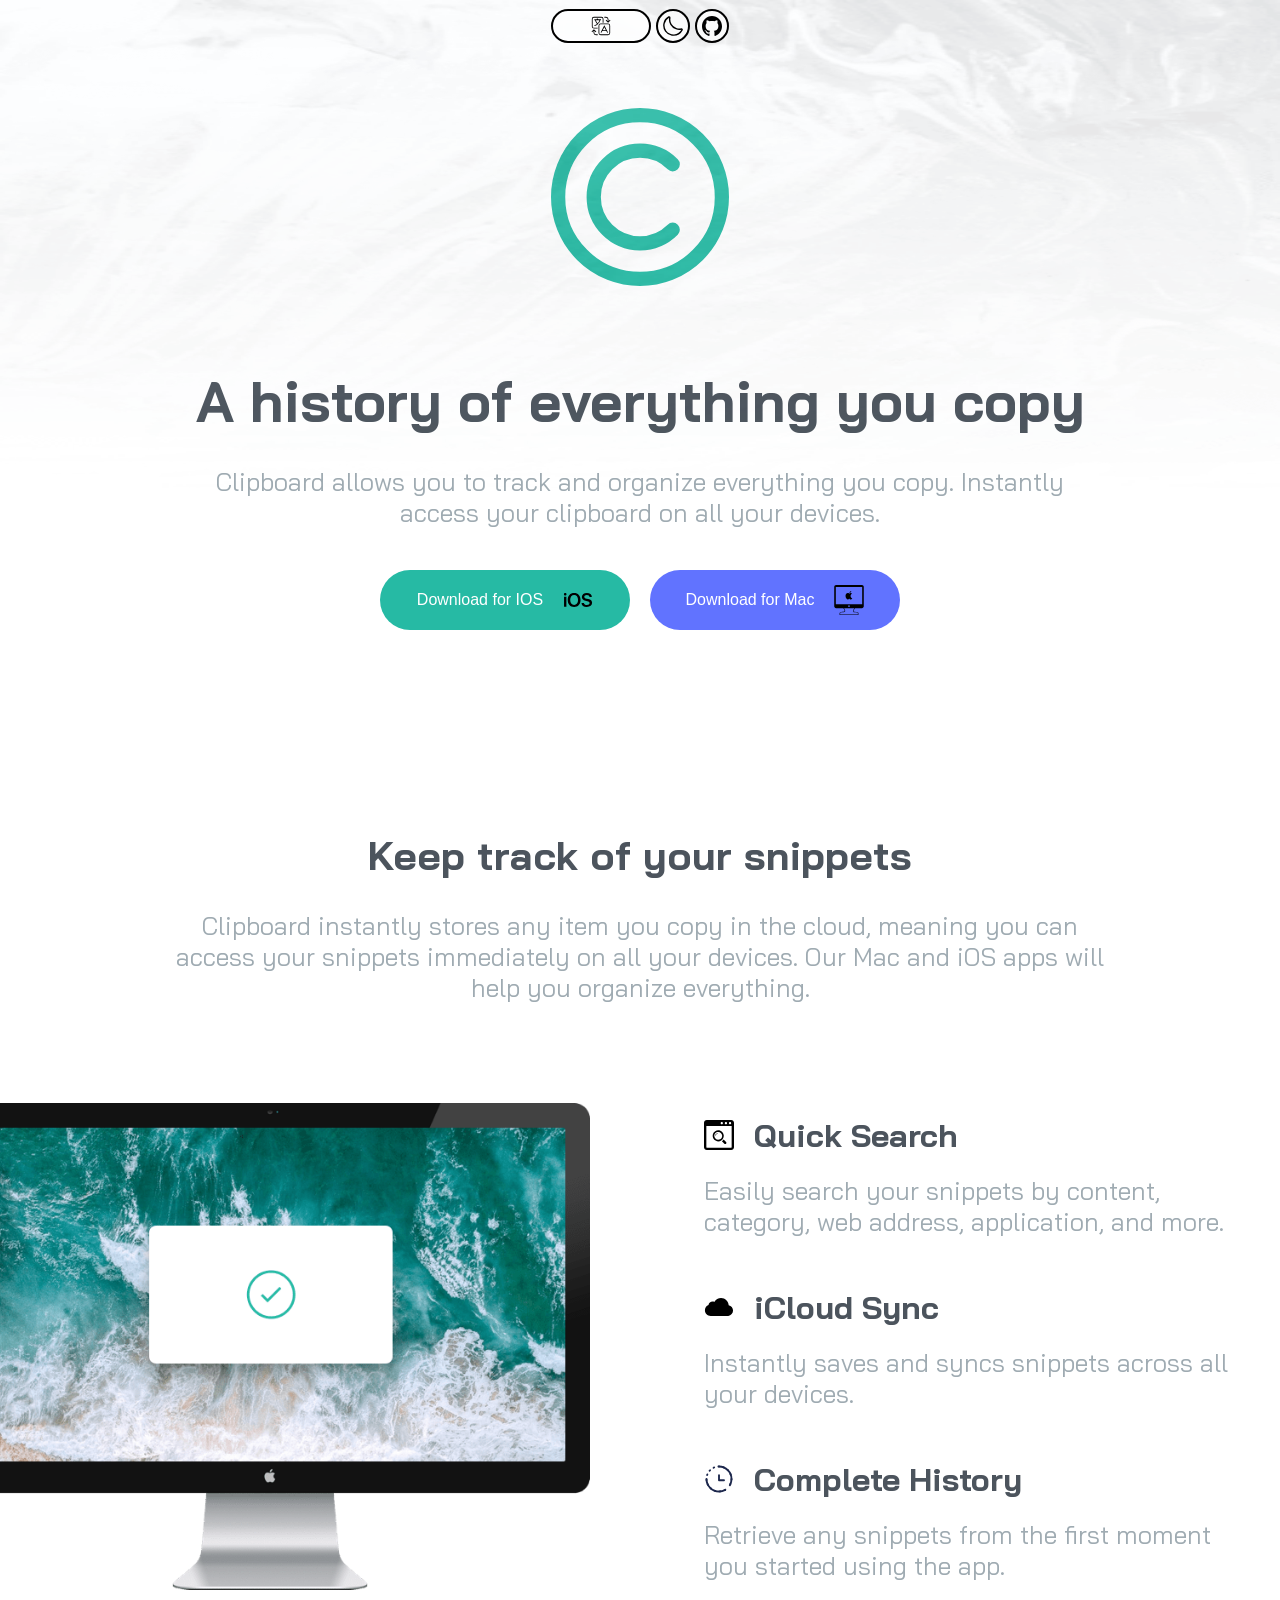
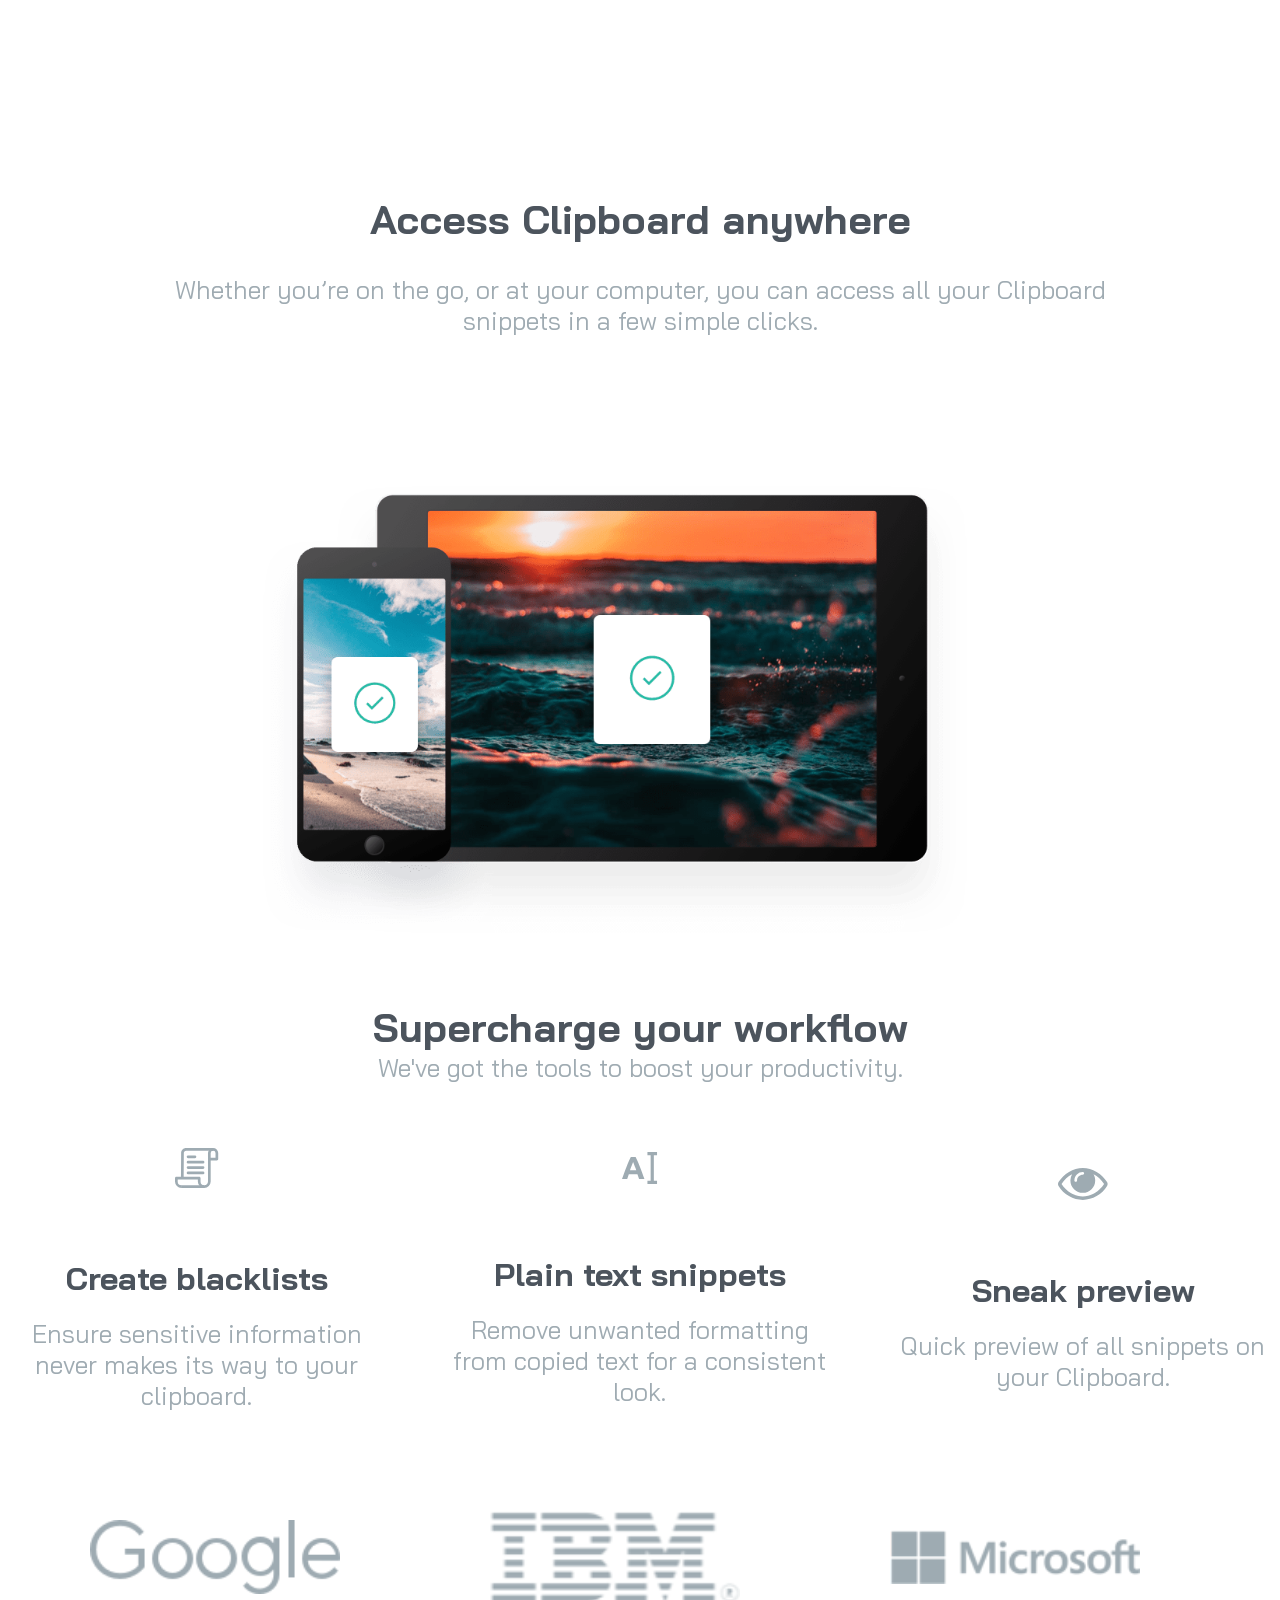
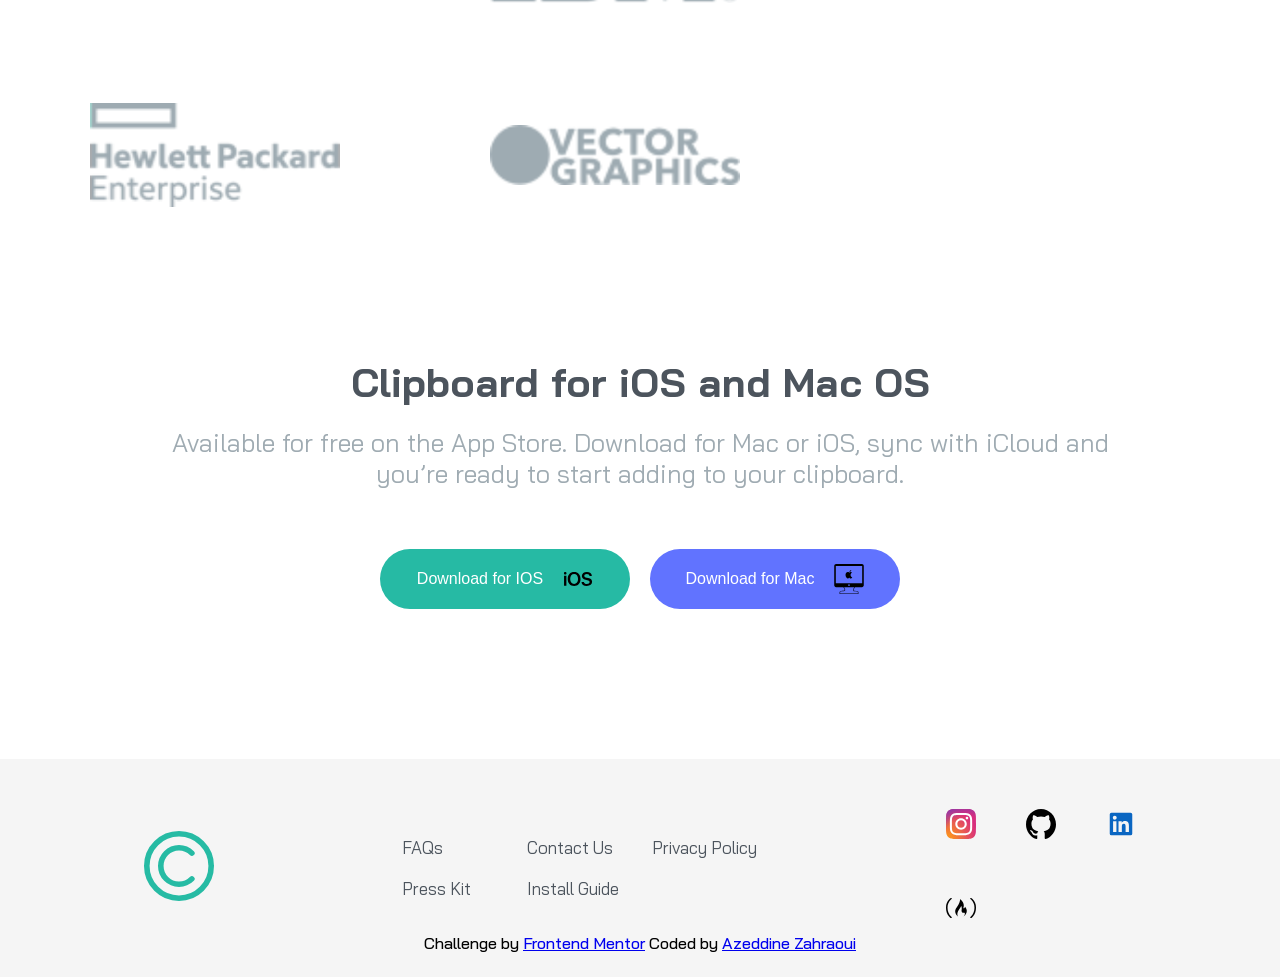
<file: index.html>
<!DOCTYPE html>
<html lang="en">
  <head>
    <meta charset="UTF-8" />
    <meta name="viewport" content="width=device-width, initial-scale=1.0" />
    <!-- displays site properly based on user's device -->

    <link rel="icon" type="image/png" sizes="32x32" href="./images/logo.svg" />
    <link rel="stylesheet" href="style.css" />
    <link href="https://fonts.googleapis.com/css2?family=Bai+Jamjuree:ital,wght@0,200;0,300;0,400;0,500;0,600;0,700;1,200;1,300;1,400;1,500;1,600;1,700&amp;family=Inter:ital,opsz,wght@0,14..32,100..900;1,14..32,100..900&amp;display=swap" rel="stylesheet" />
    <link href="https://fonts.googleapis.com/css2?family=Bai+Jamjuree:wght@400;600&amp;display=swap" rel="stylesheet" />

    <title>Frontend Mentor | Clipboard landing page</title>
  </head>
  <body>
    <main>
      <!-- section header | contains the website and title with CTA -->
      <header>
        <!-- menu list for language -->
        <div class="navs-up">
          <div class="menu-list opened">
            <img class="logo-bar open" src="./images/language-translate-svgrepo-com.svg" width="20px" alt="logo open" />
            <img class="close" src="./images/close-circle-svgrepo-com.svg" width="20px" alt="logo close" />
            
            <nav aria-label="list-language" class="menu">
              <div class="language">
                <p>
                  <img src="./images/language-translate-svgrepo-com.svg" width="30px" alt="language" /> language
                </p>
              </div>
              <ul>
                <li class="active">
                  <a href="#"><img src="./images/usa-svgrepo-com.svg" width="30px" alt="english" />English </a>
                </li>
                <li>
                  <a href="./languages/es.html"><img src="./images/spain-svgrepo-com.svg" width="30px" alt="spain" />Español </a>
                </li>
                <li>
                  <a href="./languages/ru.html"><img src="./images/flag-ru-svgrepo-com.svg" width="30px" alt="russian" />Русский</a>
                </li>
                <li class="">
                  <a href="./languages/zh.html">
                    <img alt="chinese" src="./images/china-svgrepo-com.svg" width="30px" />
                    中文
                  </a>
                </li>
                <li class="">
                  <a href="./languages/ar.html">
                    <img alt="arabic" src="./images/saudi-arabia-svgrepo-com.svg" width="30px" />
                    العربية
                  </a>
                </li>
              </ul>
            </nav>
          </div>
          <div class="dark-mode dark">
            <img class="opens" src="./images/dark-mode-night-moon-svgrepo-com.svg" width="20px" alt="logo night moon mode" />
          </div>
          <a href="https://github.com/aazeddijne" target="_blank">
            <div class="github">
              <img src="./images/github-142-svgrepo-com.svg" width="20px" alt="logo github" />
            </div>
          </a>
        </div>

        <div class="container" id="home">
          <div class="logo">
            <!-- I used the figure and figcaption elements to organize the instructions -->
            <figure>
              <img class="header-mobile" src="./images/bg-header-mobile.png" alt="image for header mobile" />
              <figcaption>
                <img class="logo-image" src="./images/logo.svg" alt="logo" />
                <h1>
                  A history of everything you copy
                </h1>
                <p>
                  Clipboard allows you to track and organize everything you copy. 
                  Instantly access your clipboard on all your devices.
                </p>
              </figcaption>
            </figure>
          </div>
        </div>
      </header>

      <!-- section (one) -->
      <section class="section-mac">
        <!-- two buttons of IOS & Mac -->
        <div class="CTA">
          <button class="IOS">
            <span>Download for IOS</span> 
            <img src="./images/ios-svgrepo-com.svg" width="30px" alt="ios logo" />
          </button>
          <button class="Mac">
            <span>Download for Mac</span>
            <img src="./images/mac-screen-svgrepo-com.svg" width="30px" alt="mac logo" />
          </button>
        </div>
        <div class="main-heading">
          <h2>
            Keep track of your snippets
          </h2>
          <p>
            Clipboard instantly stores any item you copy in the cloud, 
            meaning you can access your snippets immediately on all your devices. 
            Our Mac and iOS apps will help you organize everything.
          </p>
        </div>
        <div class="img-description">
          <div class="image">
            <img src="./images/image-computer.png" alt="image computer" />
          </div>
          <div class="descirption">  
            <div class="mac-details">
              <h2>
                <img class="bright1" src="./images/search-window-svgrepo-com.svg" width="30px" alt="search logo" />
                <span>Quick Search</span>
              </h2>
              <p>
                Easily search your snippets by content, category, web address, application, and more.
              </p>
            </div>
            <div class="mac-details">
              <h2>
                <img class="bright2" src="./images/icloud-svgrepo-com.svg" width="30px" alt="icloud logo" />
                <span>iCloud Sync</span>
              </h2>
              <p>
                Instantly saves and syncs snippets across all your devices.
              </p>
            </div>
            <div class="mac-details">
              <h2>
                <img class="bright3" src="./images/history-2-svgrepo-com.svg" width="30px" alt="history logo" />
                <span>Complete History</span>
              </h2>
              <p>
                Retrieve any snippets from the first moment you started using the app.
              </p>
            </div>
          </div>
        </div>
        <div class="main-heading-clipboard">
          <h2>
            Access Clipboard anywhere
          </h2>
          <p>
            Whether you’re on the go, or at your computer, you can access all your Clipboard 
            snippets in a few simple clicks.
          </p>
        </div>
        <div class="clipboard-description">
          <div class="image">
            <img src="./images/image-devices.png" width="100px" alt="image devices" />
          </div>
          <div class="clipboard-details">
            <h2>
              Supercharge your workflow
            </h2>
            <p>
              We've got the tools to boost your productivity.
            </p>
          </div>
          <div class="clipboard-descirption">   
            <div class="clipboard">
              <img src="./images/icon-blacklist.svg" alt="icon blacklists" />
              <h2>
                Create blacklists
              </h2>
              <p>
                Ensure sensitive information never makes its way to your clipboard.
              </p>
            </div>
            <div class="clipboard">
              <img src="./images/icon-text.svg" alt="icon text" />
              <h2>
                Plain text snippets
              </h2>
              <p>
                Remove unwanted formatting from copied text for a consistent look.
              </p>
            </div>
            <div class="clipboard">
              <img src="./images/icon-preview.svg" alt="icon preview" />
              <h2>
                Sneak preview
              </h2>
              <p>
                Quick preview of all snippets on your Clipboard.
              </p>
            </div>
          </div>
        </div>
      </section>

      <!-- section for brand logo companies -->
      <section class="logo-companies">
        <div class="brand-logo">
          <img src="./images/logo-google.png" alt="logo google" />
          <img src="./images/logo-ibm.png" alt="logo ibm" />
          <img src="./images/logo-microsoft.png" alt="logo microsoft" />
          <img src="./images/logo-hp.png" alt="logo hewlett packard" />
          <img src="./images/logo-vector-graphics.png" alt="logo vector graphic" />
        </div>
      </section>

      <!-- section clipboard for IOS and Mac OS -->
      <section class="clipboard-os">
        <h2>
          Clipboard for iOS and Mac OS
        </h2>
        <p>
          Available for free on the App Store. Download for Mac or iOS, sync with iCloud 
          and you’re ready to start adding to your clipboard.
        </p>
        <div class="CTA">
          <button class="IOS">
            <span>Download for IOS</span>
            <img src="./images/ios-svgrepo-com.svg" width="30px" alt="ios logo" />
          </button>
          <button class="Mac">
            <span>Download for Mac</span>
            <img src="./images/mac-screen-svgrepo-com.svg" width="30px" alt="mac logo" />
          </button>
        </div>
      </section>
    </main>

    <!-- footer -->
    <footer>
      <a href="#home">
        <img class="nav-logo" src="./images/logo.svg" alt="logo" />
      </a>
      <nav aria-label="footer-nav">
        <ul>
          <li><a href="#"><span>FAQs</span></a></li>
          <li><a href="#"><span>Contact Us</span></a></li>
          <li><a href="#"><span>Privacy Policy</span></a></li>
          <li><a href="#"><span>Press Kit</span></a></li>
          <li><a href="#"><span>Install Guide</span></a></li>
        </ul>
      </nav>
      <!-- for social -->
      <div class="social">
        <ul>
          <li>
            <a href="https://www.instagram.com/aazeddijne/" target="_blank"><img src="./images/instagram-2-1-logo-svgrepo-com.svg" width="30px" alt="logo instagram" /></a>
          </li>
          <li>
            <a href="https://github.com/aazeddijne" target="_blank"><img class="bright4" src="./images/github-142-svgrepo-com.svg" width="30px" alt="logo github" /></a>
          </li>
          <li>
            <a href="https://www.linkedin.com/in/azeddine-zahraoui-131079431/" target="_blank"><img src="./images/linkedin-svgrepo-com.svg" width="30px" alt="logo linkedin" /></a>
          </li>
          <li>
            <a href="https://www.freecodecamp.org/aazeddijne" target="_blank"><img class="bright5" src="./images/freecodecamp-svgrepo-com.svg" width="30px" alt="logo freecodecamp" /></a>
          </li>
        </ul>
      </div>
      <div class="copyright">
        Challenge by <a class="bright6" href="https://www.frontendmentor.io?ref=challenge" target="_blank">Frontend Mentor</a> 
        Coded by <a class="bright7" href="https://www.linkedin.com/in/azeddine-zahraoui-131079431/" target="_blank">Azeddine Zahraoui</a>
      </div>
    </footer>

    <!-- javascript -->
    <script src="javascript.js"></script>
  </body>
</html>
</file>
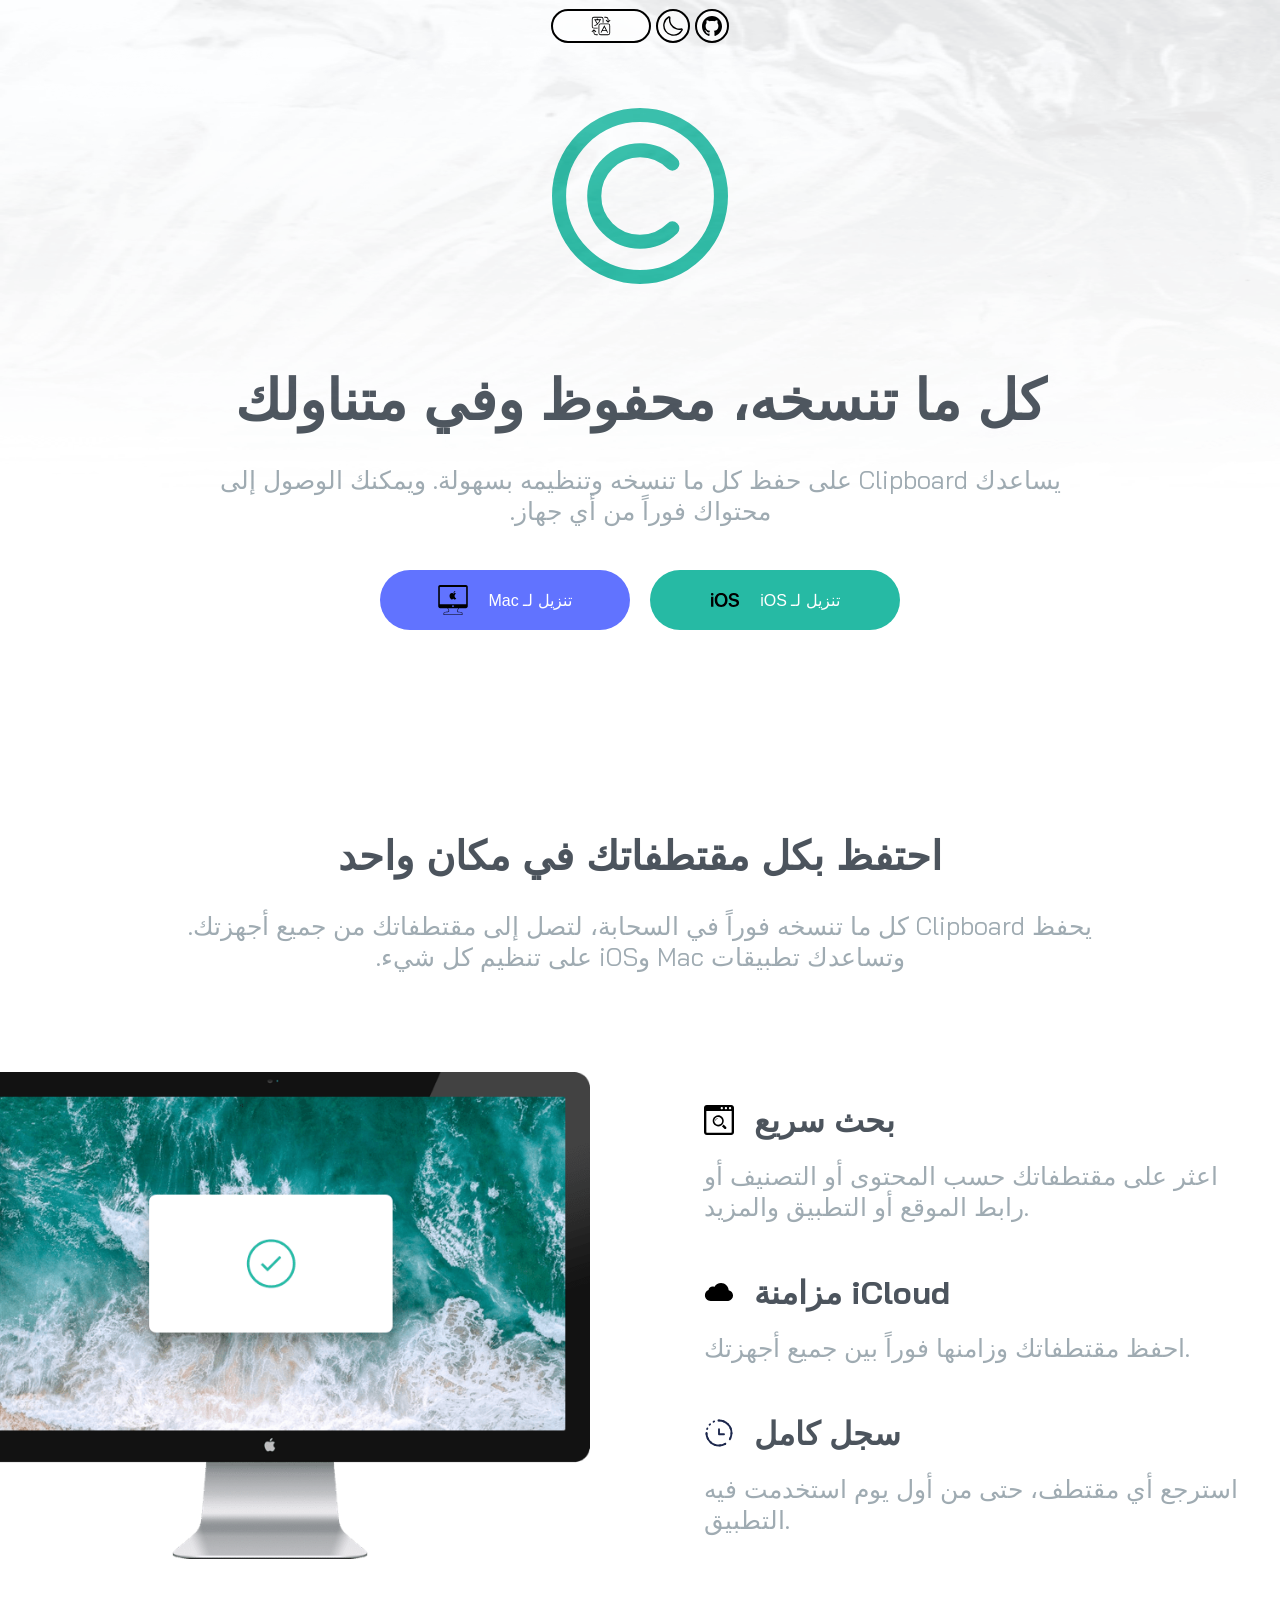
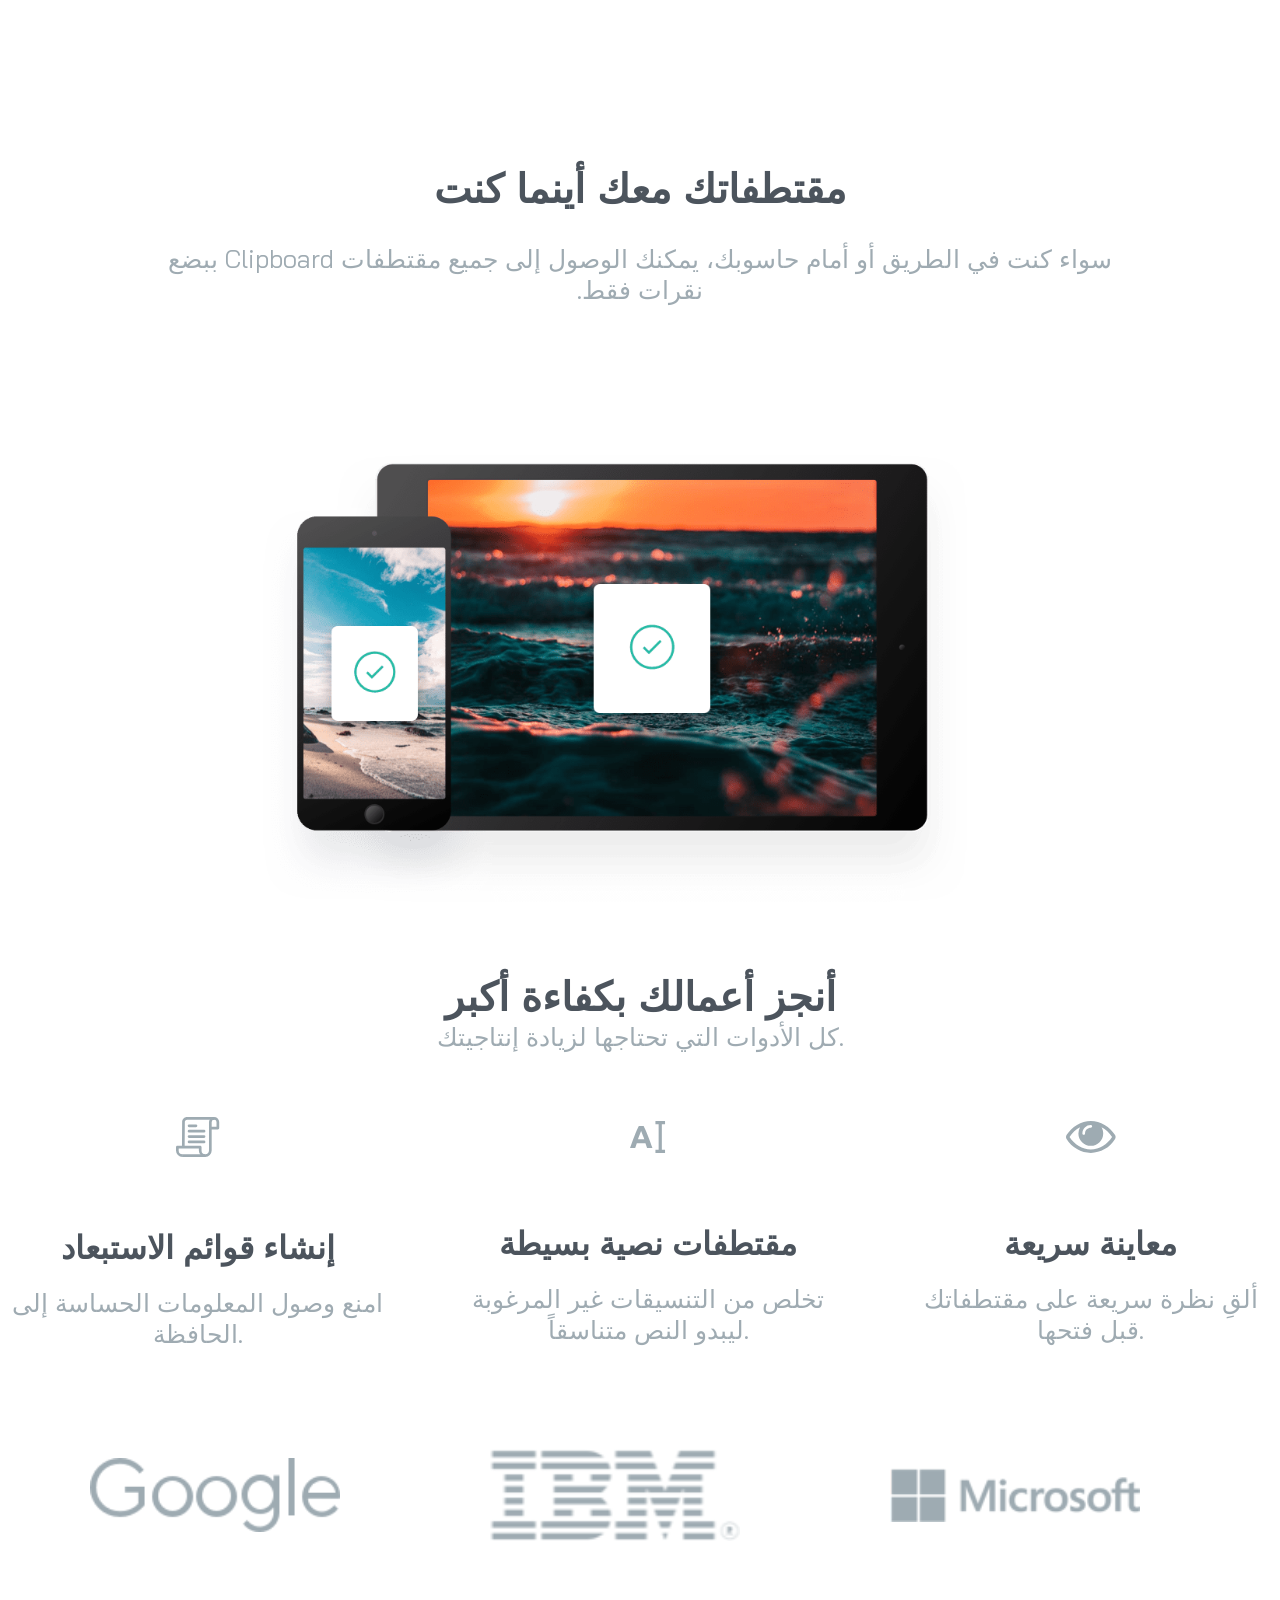
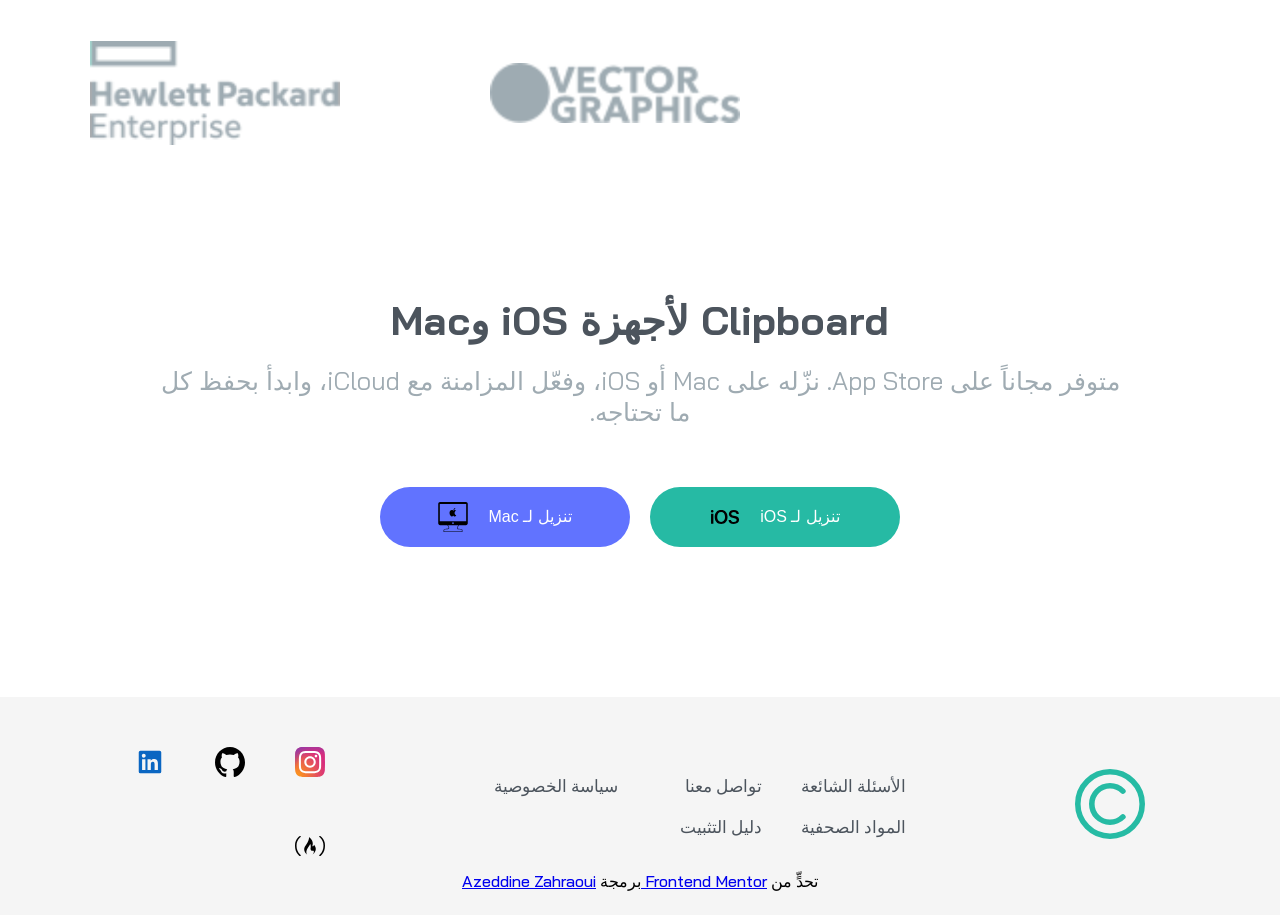
<file: languages/ar.html>
<!DOCTYPE html>
<html lang="ar">
  <head>
    <meta charset="utf-8" />
    <meta content="width=device-width, initial-scale=1.0" name="viewport" />
    <!-- displays site properly based on user's device -->
    <link href="../images/logo.svg" rel="icon" sizes="32x32" type="image/png" />
    <link href="../style.css" rel="stylesheet" />
    <link href="https://fonts.googleapis.com/css2?family=Bai+Jamjuree:ital,wght@0,200;0,300;0,400;0,500;0,600;0,700;1,200;1,300;1,400;1,500;1,600;1,700&amp;family=Inter:ital,opsz,wght@0,14..32,100..900;1,14..32,100..900&amp;display=swap" rel="stylesheet" />
    <link href="https://fonts.googleapis.com/css2?family=Bai+Jamjuree:wght@400;600&amp;display=swap" rel="stylesheet" />
    <title>
      Frontend Mentor | Clipboard بالعربية
    </title>
  </head>
  <body>
    <main>
      <!-- section header | contains the website and title with CTA -->
      <header>
        <!-- menu list for language -->
        <div class="navs-up">
          <div class="menu-list opened">
            <img alt="logo open" class="logo-bar open" src="../images/language-translate-svgrepo-com.svg" width="20px" />
            <img alt="logo close" class="close" src="../images/close-circle-svgrepo-com.svg" width="20px" />
            <nav aria-label="list-language" class="menu">
              <div class="language">
                <p>
                  <img alt="language" src="../images/language-translate-svgrepo-com.svg" width="30px" />
                  اللغة
                </p>
              </div>
              <ul>
                <li>
                  <a href="../index.html">
                    <img alt="english" src="../images/usa-svgrepo-com.svg" width="30px" />
                    English
                  </a>
                </li>
                <li>
                  <a href="es.html">
                    <img alt="spain" src="../images/spain-svgrepo-com.svg" width="30px" />
                    Español
                  </a>
                </li>
                <li>
                  <a href="ru.html">
                    <img alt="russian" src="../images/flag-ru-svgrepo-com.svg" width="30px" />
                    Русский
                  </a>
                </li>
                <li class="">
                  <a href="zh.html">
                    <img alt="chinese" src="../images/china-svgrepo-com.svg" width="30px" />
                    中文
                  </a>
                </li>
                <li class="active">
                  <a href="ar.html">
                    <img alt="arabic" src="../images/saudi-arabia-svgrepo-com.svg" width="30px" />
                    العربية
                  </a>
                </li>
              </ul>
            </nav>
          </div>
          <div class="dark-mode dark">
            <img alt="logo night moon mode" class="opens" src="../images/dark-mode-night-moon-svgrepo-com.svg" width="20px" />
          </div>
          <a href="https://github.com/aazeddijne" target="_blank">
            <div class="github">
              <img alt="logo github" src="../images/github-142-svgrepo-com.svg" width="20px" />
            </div>
          </a>
        </div>
        <div class="container" id="home">
          <div class="logo">
            <!-- I used the figure and figcaption elements to organize the instructions -->
            <figure>
              <img alt="image for header mobile" class="header-mobile" src="../images/bg-header-mobile.png" />
              <figcaption>
                <img alt="logo" class="logo-image" src="../images/logo.svg" />
                <h1>
                  كل ما تنسخه، محفوظ وفي متناولك
                </h1>
                <p dir="rtl">
                  يساعدك Clipboard على حفظ كل ما تنسخه وتنظيمه بسهولة. ويمكنك الوصول إلى محتواك فوراً من أي جهاز.
                </p>
              </figcaption>
            </figure>
          </div>
        </div>
      </header>

      <!-- section (one) -->
      <section class="section-mac">
        <!-- two buttons of IOS & Mac -->
        <div class="CTA" dir="rtl">
          <button class="IOS">
            <span>
              تنزيل لـ iOS
            </span>
            <img alt="ios logo" src="../images/ios-svgrepo-com.svg" width="30px" />
          </button>
          <button class="Mac">
            <span>
              تنزيل لـ Mac
            </span>
            <img alt="mac logo" src="../images/mac-screen-svgrepo-com.svg" width="30px" />
          </button>
        </div>
        <div class="main-heading">
          <h2>
            احتفظ بكل مقتطفاتك في مكان واحد
          </h2>
          <p dir="rtl">
            يحفظ Clipboard كل ما تنسخه فوراً في السحابة، لتصل إلى مقتطفاتك من جميع أجهزتك. وتساعدك تطبيقات Mac وiOS على تنظيم كل شيء.
          </p>
        </div>
        <div class="img-description">
          <div class="image">
            <img alt="image computer" src="../images/image-computer.png" />
          </div>
          <div class="descirption">
            <div class="mac-details">
              <h2>
                <img alt="search logo" class="bright1" src="../images/search-window-svgrepo-com.svg" width="30px" />
                <span>
                  بحث سريع
                </span>
              </h2>
              <p>
                اعثر على مقتطفاتك حسب المحتوى أو التصنيف أو رابط الموقع أو التطبيق والمزيد.
              </p>
            </div>
            <div class="mac-details">
              <h2>
                <img alt="icloud logo" class="bright2" src="../images/icloud-svgrepo-com.svg" width="30px" />
                <span>
                  مزامنة iCloud
                </span>
              </h2>
              <p>
                احفظ مقتطفاتك وزامنها فوراً بين جميع أجهزتك.
              </p>
            </div>
            <div class="mac-details">
              <h2>
                <img alt="history logo" class="bright3" src="../images/history-2-svgrepo-com.svg" width="30px" />
                <span>
                  سجل كامل
                </span>
              </h2>
              <p>
                استرجع أي مقتطف، حتى من أول يوم استخدمت فيه التطبيق.
              </p>
            </div>
          </div>
        </div>
        <div class="main-heading-clipboard">
          <h2>
            مقتطفاتك معك أينما كنت
          </h2>
          <p dir="rtl">
            سواء كنت في الطريق أو أمام حاسوبك، يمكنك الوصول إلى جميع مقتطفات Clipboard ببضع نقرات فقط.
          </p>
        </div>
        <div class="clipboard-description">
          <div class="image">
            <img alt="image devices" src="../images/image-devices.png" width="100px" />
          </div>
          <div class="clipboard-details">
            <h2>
              أنجز أعمالك بكفاءة أكبر
            </h2>
            <p>
              كل الأدوات التي تحتاجها لزيادة إنتاجيتك.
            </p>
          </div>
          <div class="clipboard-descirption">
            <div class="clipboard">
              <img alt="icon blacklists" src="../images/icon-blacklist.svg" />
              <h2>
                إنشاء قوائم الاستبعاد
              </h2>
              <p>
                امنع وصول المعلومات الحساسة إلى الحافظة.
              </p>
            </div>
            <div class="clipboard">
              <img alt="icon text" src="../images/icon-text.svg" />
              <h2>
                مقتطفات نصية بسيطة
              </h2>
              <p>
                تخلص من التنسيقات غير المرغوبة ليبدو النص متناسقاً.
              </p>
            </div>
            <div class="clipboard">
              <img alt="icon preview" src="../images/icon-preview.svg" />
              <h2>
                معاينة سريعة
              </h2>
              <p>
                ألقِ نظرة سريعة على مقتطفاتك قبل فتحها.
              </p>
            </div>
          </div>
        </div>
      </section>

      <!-- section for brand logo companies -->
      <section class="logo-companies">
        <div class="brand-logo">
          <img alt="logo google" src="../images/logo-google.png" />
          <img alt="logo ibm" src="../images/logo-ibm.png" />
          <img alt="logo microsoft" src="../images/logo-microsoft.png" />
          <img alt="logo hewlett packard" src="../images/logo-hp.png" />
          <img alt="logo vector graphic" src="../images/logo-vector-graphics.png" />
        </div>
      </section>

      <!-- section clipboard for IOS and Mac OS -->
      <section class="clipboard-os">
        <h2 dir="rtl">
          Clipboard لأجهزة iOS وMac
        </h2>
        <p dir="rtl">
          متوفر مجاناً على App Store. نزّله على Mac أو iOS، وفعّل المزامنة مع iCloud، وابدأ بحفظ كل ما تحتاجه.
        </p>
        <div class="CTA" dir="rtl">
          <button class="IOS">
            <span>
              تنزيل لـ iOS
            </span>
            <img alt="ios logo" src="../images/ios-svgrepo-com.svg" width="30px" />
          </button>
          <button class="Mac">
            <span>
              تنزيل لـ Mac
            </span>
            <img alt="mac logo" src="../images/mac-screen-svgrepo-com.svg" width="30px" />
          </button>
        </div>
      </section>
    </main>

    <!-- footer -->
    <footer dir="rtl">
      <a href="#home">
        <img alt="logo" class="nav-logo" src="../images/logo.svg" />
      </a>
      <nav aria-label="footer-nav">
        <ul>
          <li>
            <a href="#">
              <span>
                الأسئلة الشائعة
              </span>
            </a>
          </li>
          <li>
            <a href="#">
              <span>
                تواصل معنا
              </span>
            </a>
          </li>
          <li>
            <a href="#">
              <span>
                سياسة الخصوصية
              </span>
            </a>
          </li>
          <li>
            <a href="#">
              <span>
                المواد الصحفية
              </span>
            </a>
          </li>
          <li>
            <a href="#">
              <span>
                دليل التثبيت
              </span>
            </a>
          </li>
        </ul>
      </nav>
      <!-- for social -->
      <div class="social">
        <ul>
          <li>
            <a href="https://www.instagram.com/aazeddijne/" target="_blank">
              <img alt="logo facebook" src="../images/instagram-2-1-logo-svgrepo-com.svg" width="30px" />
            </a>
          </li>
          <li>
            <a href="https://github.com/aazeddijne" target="_blank">
              <img alt="logo github" class="bright4" src="../images/github-142-svgrepo-com.svg" width="30px" />
            </a>
          </li>
          <li>
            <a href="https://www.linkedin.com/in/azeddine-zahraoui-131079431/" target="_blank">
              <img alt="logo linkedin" src="../images/linkedin-svgrepo-com.svg" width="30px" />
            </a>
          </li>
          <li>
            <a href="https://www.freecodecamp.org/aazeddijne" target="_blank">
              <img alt="logo freecodecamp" class="bright5" src="../images/freecodecamp-svgrepo-com.svg" width="30px" />
            </a>
          </li>
        </ul>
      </div>
      <div class="copyright">
        تحدٍّ من
        <a class="bright6" href="https://www.frontendmentor.io?ref=challenge" target="_blank">
          Frontend Mentor
        </a>
        برمجة
        <a class="bright7" href="https://www.linkedin.com/in/azeddine-zahraoui-131079431/" target="_blank">
          Azeddine Zahraoui
        </a>
      </div>
    </footer>
    <!-- javascript -->
    <script src="langue.js">
    </script>
  </body>
</html>
</file>
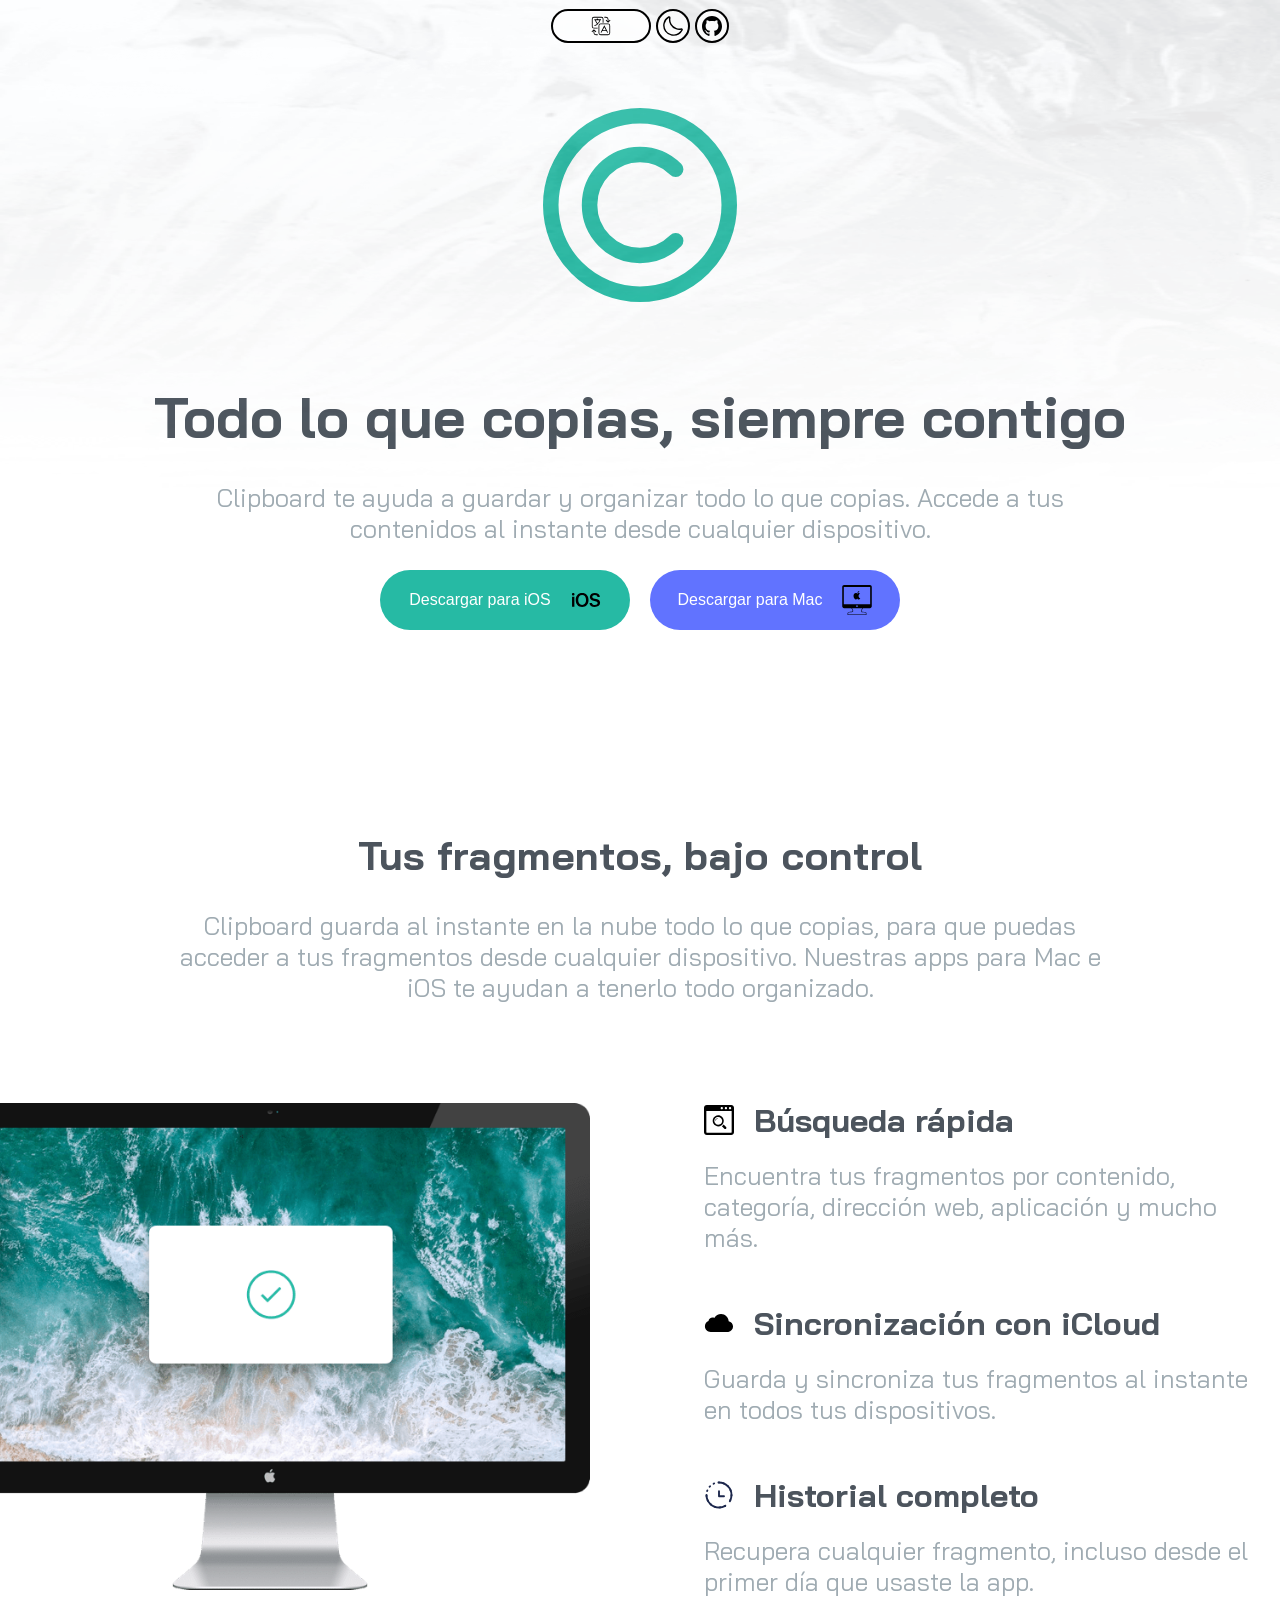
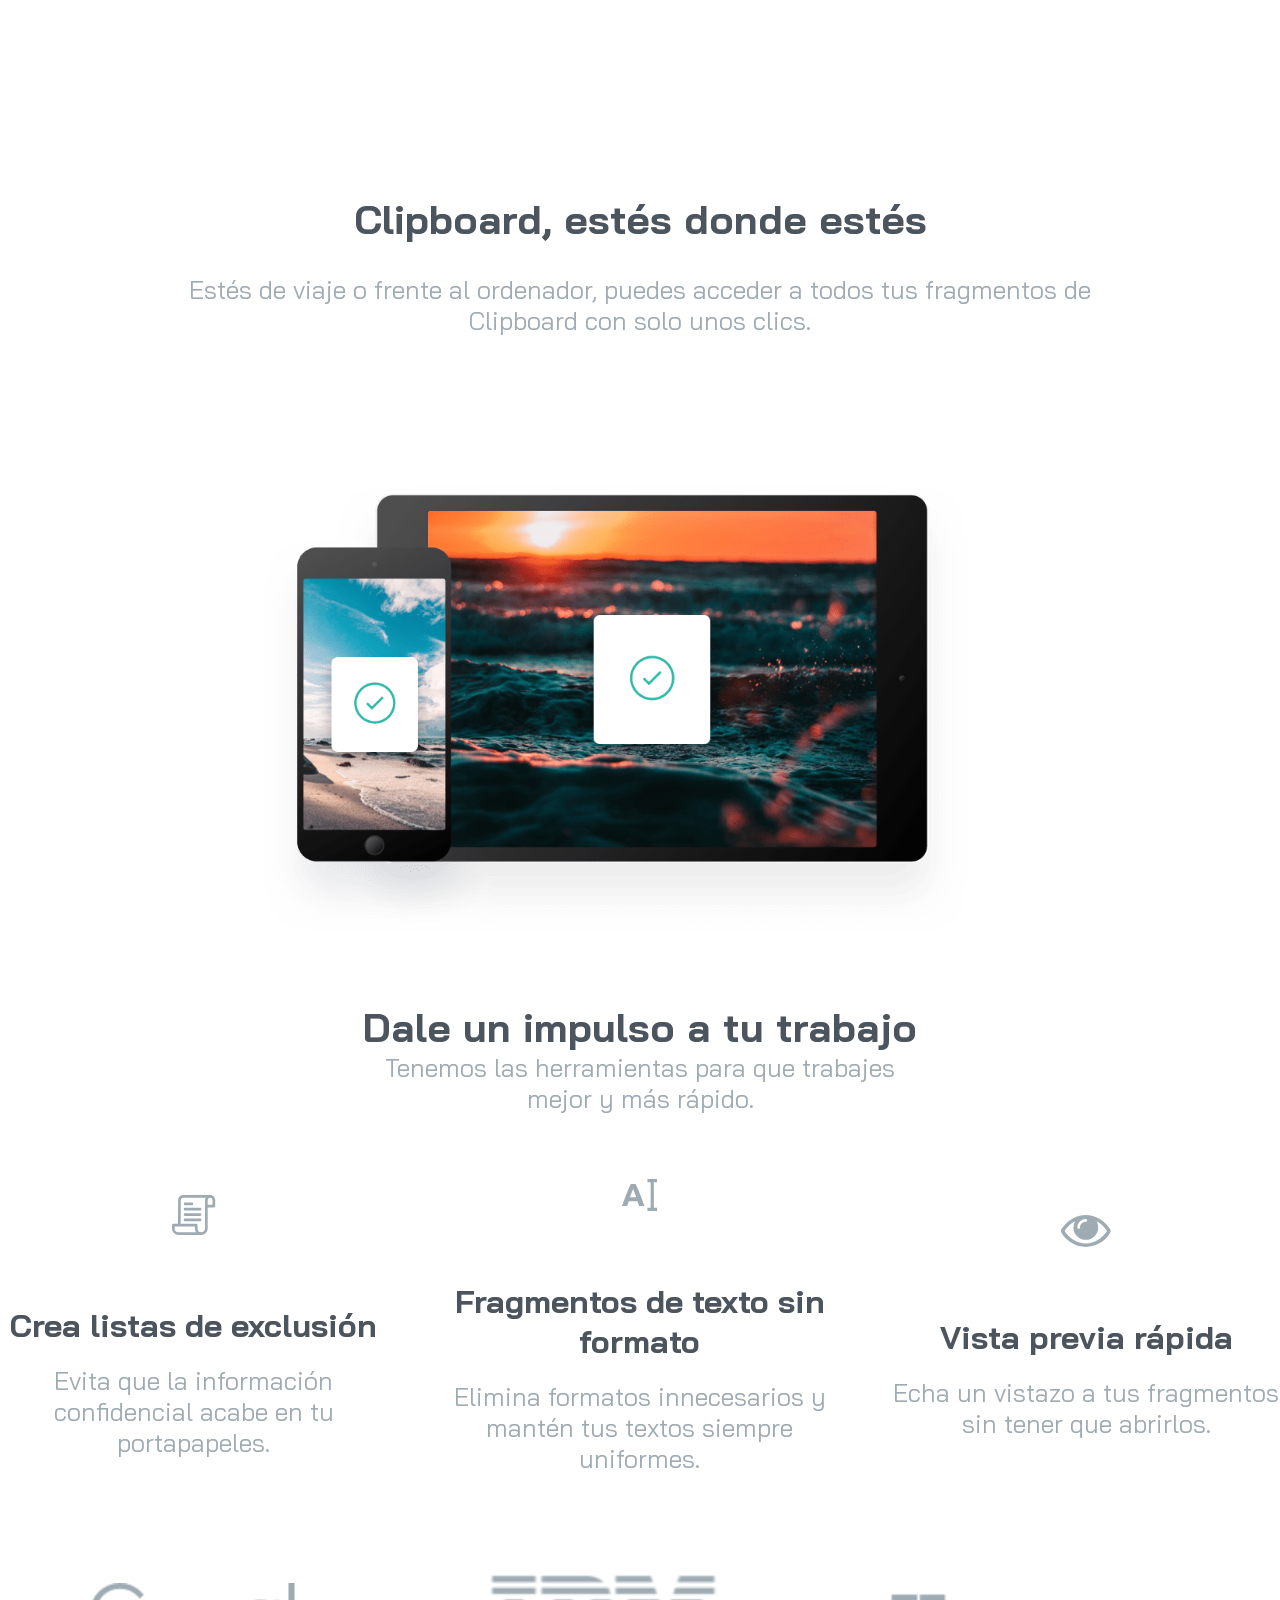
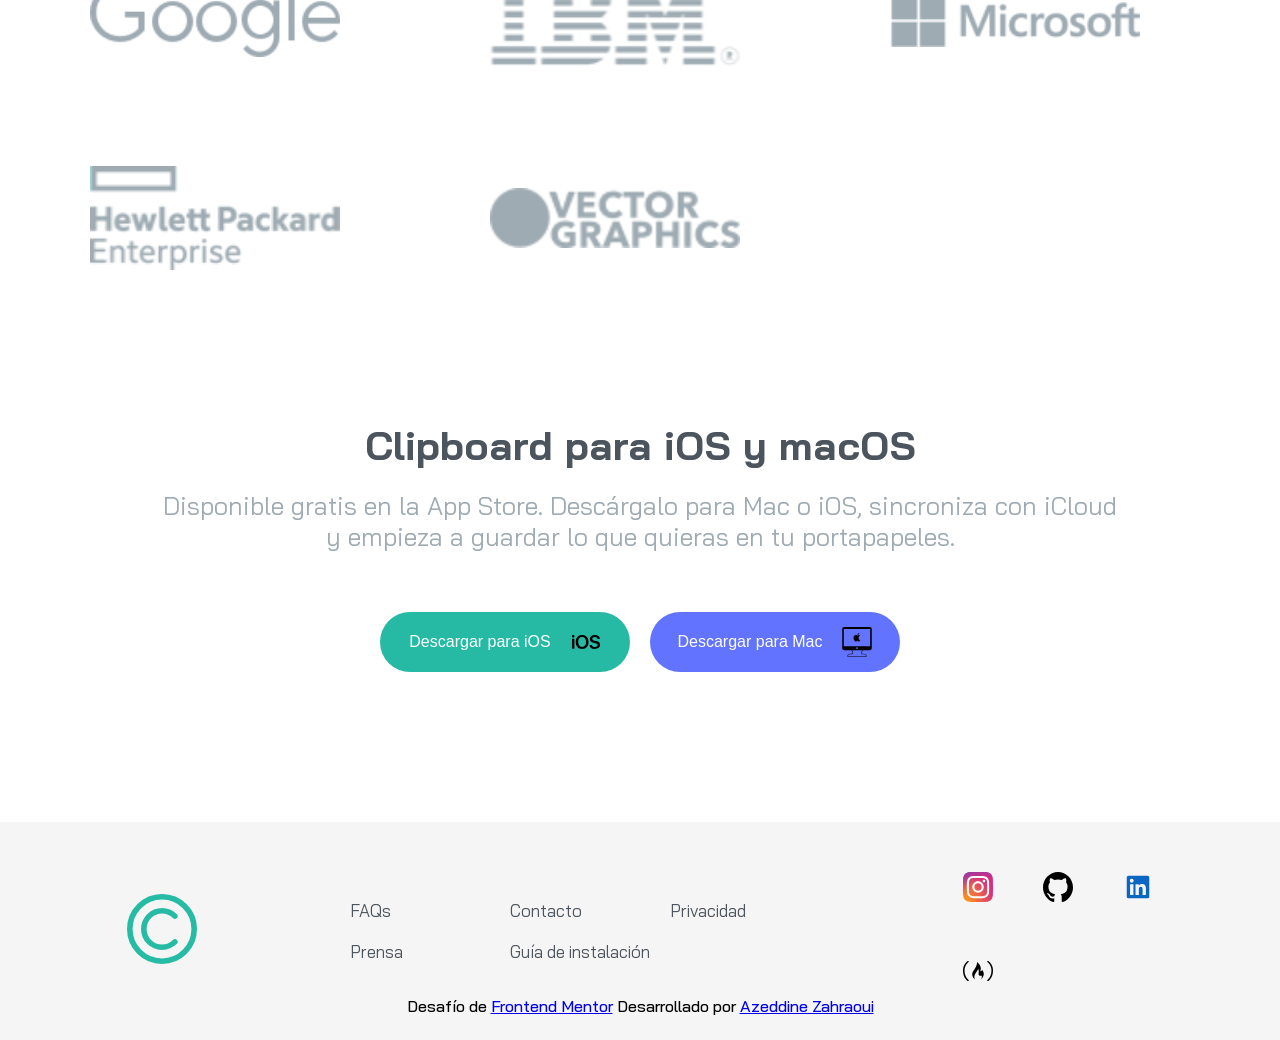
<file: languages/es.html>
<!DOCTYPE html>
<html lang="es">
  <head>
    <meta charset="UTF-8" />
    <meta name="viewport" content="width=device-width, initial-scale=1.0" />
    <!-- displays site properly based on user's device -->

    <link rel="icon" type="image/png" sizes="32x32" href="../images/logo.svg" />
    <link rel="stylesheet" href="../style.css" />
    <link href="https://fonts.googleapis.com/css2?family=Bai+Jamjuree:ital,wght@0,200;0,300;0,400;0,500;0,600;0,700;1,200;1,300;1,400;1,500;1,600;1,700&amp;family=Inter:ital,opsz,wght@0,14..32,100..900;1,14..32,100..900&amp;display=swap" rel="stylesheet" />
    <link href="https://fonts.googleapis.com/css2?family=Bai+Jamjuree:wght@400;600&amp;display=swap" rel="stylesheet" />

    <title>Frontend Mentor | Clipboard en español</title>
  </head>
  <body>
    <main>
      <!-- section header | contains the website and title with CTA -->
      <header>
        <!-- menu list for language -->
        <div class="navs-up">
          <div class="menu-list opened">
            <img class="logo-bar open" src="../images/language-translate-svgrepo-com.svg" width="20px" alt="logo open" />
            <img class="close" src="../images/close-circle-svgrepo-com.svg" width="20px" alt="logo close" />
            
            <nav aria-label="list-language" class="menu">
              <div class="language">
                <p>
                  <img src="../images/language-translate-svgrepo-com.svg" width="30px" alt="language" /> Idioma
                </p>
              </div>
              <ul>
                <li>
                  <a href="../index.html"><img src="../images/usa-svgrepo-com.svg" width="30px" alt="english" />English </a>
                </li>
                <li class="active">
                  <a href="es.html"><img src="../images/spain-svgrepo-com.svg" width="30px" alt="spain" />Español </a>
                </li>
                <li>
                  <a href="ru.html"><img src="../images/flag-ru-svgrepo-com.svg" width="30px" alt="russian" />Русский</a>
                </li>
                <li class="">
                  <a href="zh.html">
                    <img alt="chinese" src="../images/china-svgrepo-com.svg" width="30px" />
                    中文
                  </a>
                </li>
                <li class="">
                  <a href="ar.html">
                    <img alt="arabic" src="../images/saudi-arabia-svgrepo-com.svg" width="30px" />
                    العربية
                  </a>
                </li>
              </ul>
            </nav>
          </div>
          <div class="dark-mode dark">
            <img class="opens" src="../images/dark-mode-night-moon-svgrepo-com.svg" width="20px" alt="logo night moon mode" />
          </div>
          <a href="https://github.com/aazeddijne" target="_blank">
            <div class="github">
              <img src="../images/github-142-svgrepo-com.svg" width="20px" alt="logo github" />
            </div>
          </a>
        </div>

        <div class="container" id="home">
          <div class="logo">
            <!-- I used the figure and figcaption elements to organize the instructions -->
            <figure>
              <img class="header-mobile" src="../images/bg-header-mobile.png" alt="image for header mobile" />
              <figcaption>
                <img class="logo-image" src="../images/logo.svg" alt="logo" />
                <h1>
                  Todo lo que copias, siempre contigo
                </h1>
                <p>
                  Clipboard te ayuda a guardar y organizar todo lo que copias. 
                  Accede a tus contenidos al instante desde cualquier dispositivo.
                </p>
              </figcaption>
            </figure>
          </div>
        </div>
      </header>

      <!-- section (one) -->
      <section class="section-mac">
        <!-- two buttons of IOS & Mac -->
        <div class="CTA">
          <button class="IOS">
            <span>Descargar para iOS</span> 
            <img src="../images/ios-svgrepo-com.svg" width="30px" alt="ios logo" />
          </button>
          <button class="Mac">
            <span>Descargar para Mac</span>
            <img src="../images/mac-screen-svgrepo-com.svg" width="30px" alt="mac logo" />
          </button>
        </div>
        <div class="main-heading">
          <h2>
            Tus fragmentos, bajo control
          </h2>
          <p>
            Clipboard guarda al instante en la nube todo lo que copias, 
            para que puedas acceder a tus fragmentos desde cualquier dispositivo. 
            Nuestras apps para Mac e iOS te ayudan a tenerlo todo organizado.
          </p>
        </div>
        <div class="img-description">
          <div class="image">
            <img src="../images/image-computer.png" alt="image computer" />
          </div>
          <div class="descirption">  
            <div class="mac-details">
              <h2>
                <img class="bright1" src="../images/search-window-svgrepo-com.svg" width="30px" alt="search logo" />
                <span>Búsqueda rápida</span>
              </h2>
              <p>
                Encuentra tus fragmentos por contenido, categoría, dirección web, aplicación y mucho más.
              </p>
            </div>
            <div class="mac-details">
              <h2>
                <img class="bright2" src="../images/icloud-svgrepo-com.svg" width="30px" alt="icloud logo" />
                <span>Sincronización con iCloud</span>
              </h2>
              <p>
                Guarda y sincroniza tus fragmentos al instante en todos tus dispositivos.
              </p>
            </div>
            <div class="mac-details">
              <h2>
                <img class="bright3" src="../images/history-2-svgrepo-com.svg" width="30px" alt="history logo" />
                <span>Historial completo</span>
              </h2>
              <p>
                Recupera cualquier fragmento, incluso desde el primer día que usaste la app.
              </p>
            </div>
          </div>
        </div>
        <div class="main-heading-clipboard">
          <h2>
            Clipboard, estés donde estés
          </h2>
          <p>
            Estés de viaje o frente al ordenador, puedes acceder a todos tus 
            fragmentos de Clipboard con solo unos clics.
          </p>
        </div>
        <div class="clipboard-description">
          <div class="image">
            <img src="../images/image-devices.png" width="100px" alt="image devices" />
          </div>
          <div class="clipboard-details">
            <h2>
              Dale un impulso a tu trabajo
            </h2>
            <p>
              Tenemos las herramientas para que trabajes mejor y más rápido.
            </p>
          </div>
          <div class="clipboard-descirption">   
            <div class="clipboard">
              <img src="../images/icon-blacklist.svg" alt="icon blacklists" />
              <h2>
                Crea listas de exclusión
              </h2>
              <p>
                Evita que la información confidencial acabe en tu portapapeles.
              </p>
            </div>
            <div class="clipboard">
              <img src="../images/icon-text.svg" alt="icon text" />
              <h2>
                Fragmentos de texto sin formato
              </h2>
              <p>
                Elimina formatos innecesarios y mantén tus textos siempre uniformes.
              </p>
            </div>
            <div class="clipboard">
              <img src="../images/icon-preview.svg" alt="icon preview" />
              <h2>
                Vista previa rápida
              </h2>
              <p>
                Echa un vistazo a tus fragmentos sin tener que abrirlos.
              </p>
            </div>
          </div>
        </div>
      </section>

      <!-- section for brand logo companies -->
      <section class="logo-companies">
        <div class="brand-logo">
          <img src="../images/logo-google.png" alt="logo google" />
          <img src="../images/logo-ibm.png" alt="logo ibm" />
          <img src="../images/logo-microsoft.png" alt="logo microsoft" />
          <img src="../images/logo-hp.png" alt="logo hewlett packard" />
          <img src="../images/logo-vector-graphics.png" alt="logo vector graphic" />
        </div>
      </section>

      <!-- section clipboard for IOS and Mac OS -->
      <section class="clipboard-os">
        <h2>
          Clipboard para iOS y macOS
        </h2>
        <p>
          Disponible gratis en la App Store. Descárgalo para Mac o iOS, sincroniza con iCloud 
          y empieza a guardar lo que quieras en tu portapapeles.
        </p>
        <div class="CTA">
          <button class="IOS">
            <span>Descargar para iOS</span>
            <img src="../images/ios-svgrepo-com.svg" width="30px" alt="ios logo" />
          </button>
          <button class="Mac">
            <span>Descargar para Mac</span>
            <img src="../images/mac-screen-svgrepo-com.svg" width="30px" alt="mac logo" />
          </button>
        </div>
      </section>
    </main>

    <!-- footer -->
    <footer>
      <a href="#home">
        <img class="nav-logo" src="../images/logo.svg" alt="logo" />
      </a>
      <nav aria-label="footer-nav">
        <ul>
          <li><a href="#"><span>FAQs</span></a></li>
          <li><a href="#"><span>Contacto</span></a></li>
          <li><a href="#"><span>Privacidad</span></a></li>
          <li><a href="#"><span>Prensa</span></a></li>
          <li><a href="#"><span>Guía de instalación</span></a></li>
        </ul>
      </nav>
      <!-- for social -->
      <div class="social">
        <ul>
          <li>
            <a href="https://www.instagram.com/aazeddijne/" target="_blank"><img src="../images/instagram-2-1-logo-svgrepo-com.svg" width="30px" alt="logo instagram" /></a>
          </li>
          <li>
            <a href="https://github.com/aazeddijne" target="_blank"><img class="bright4" src="../images/github-142-svgrepo-com.svg" width="30px" alt="logo github" /></a>
          </li>
          <li>
            <a href="https://www.linkedin.com/in/azeddine-zahraoui-131079431/" target="_blank"><img src="../images/linkedin-svgrepo-com.svg" width="30px" alt="logo linkedin" /></a>
          </li>
          <li>
            <a href="https://www.freecodecamp.org/aazeddijne" target="_blank"><img class="bright5" src="../images/freecodecamp-svgrepo-com.svg" width="30px" alt="logo freecodecamp" /></a>
          </li>
        </ul>
      </div>
      <div class="copyright">
        Desafío de <a class="bright6" href="https://www.frontendmentor.io?ref=challenge" target="_blank">Frontend Mentor</a> 
        Desarrollado por <a class="bright7" href="https://www.linkedin.com/in/azeddine-zahraoui-131079431/" target="_blank">Azeddine Zahraoui</a>
      </div>
    </footer>

    <!-- javascript -->
    <script src="langue.js"></script>
  </body>
</html>
</file>
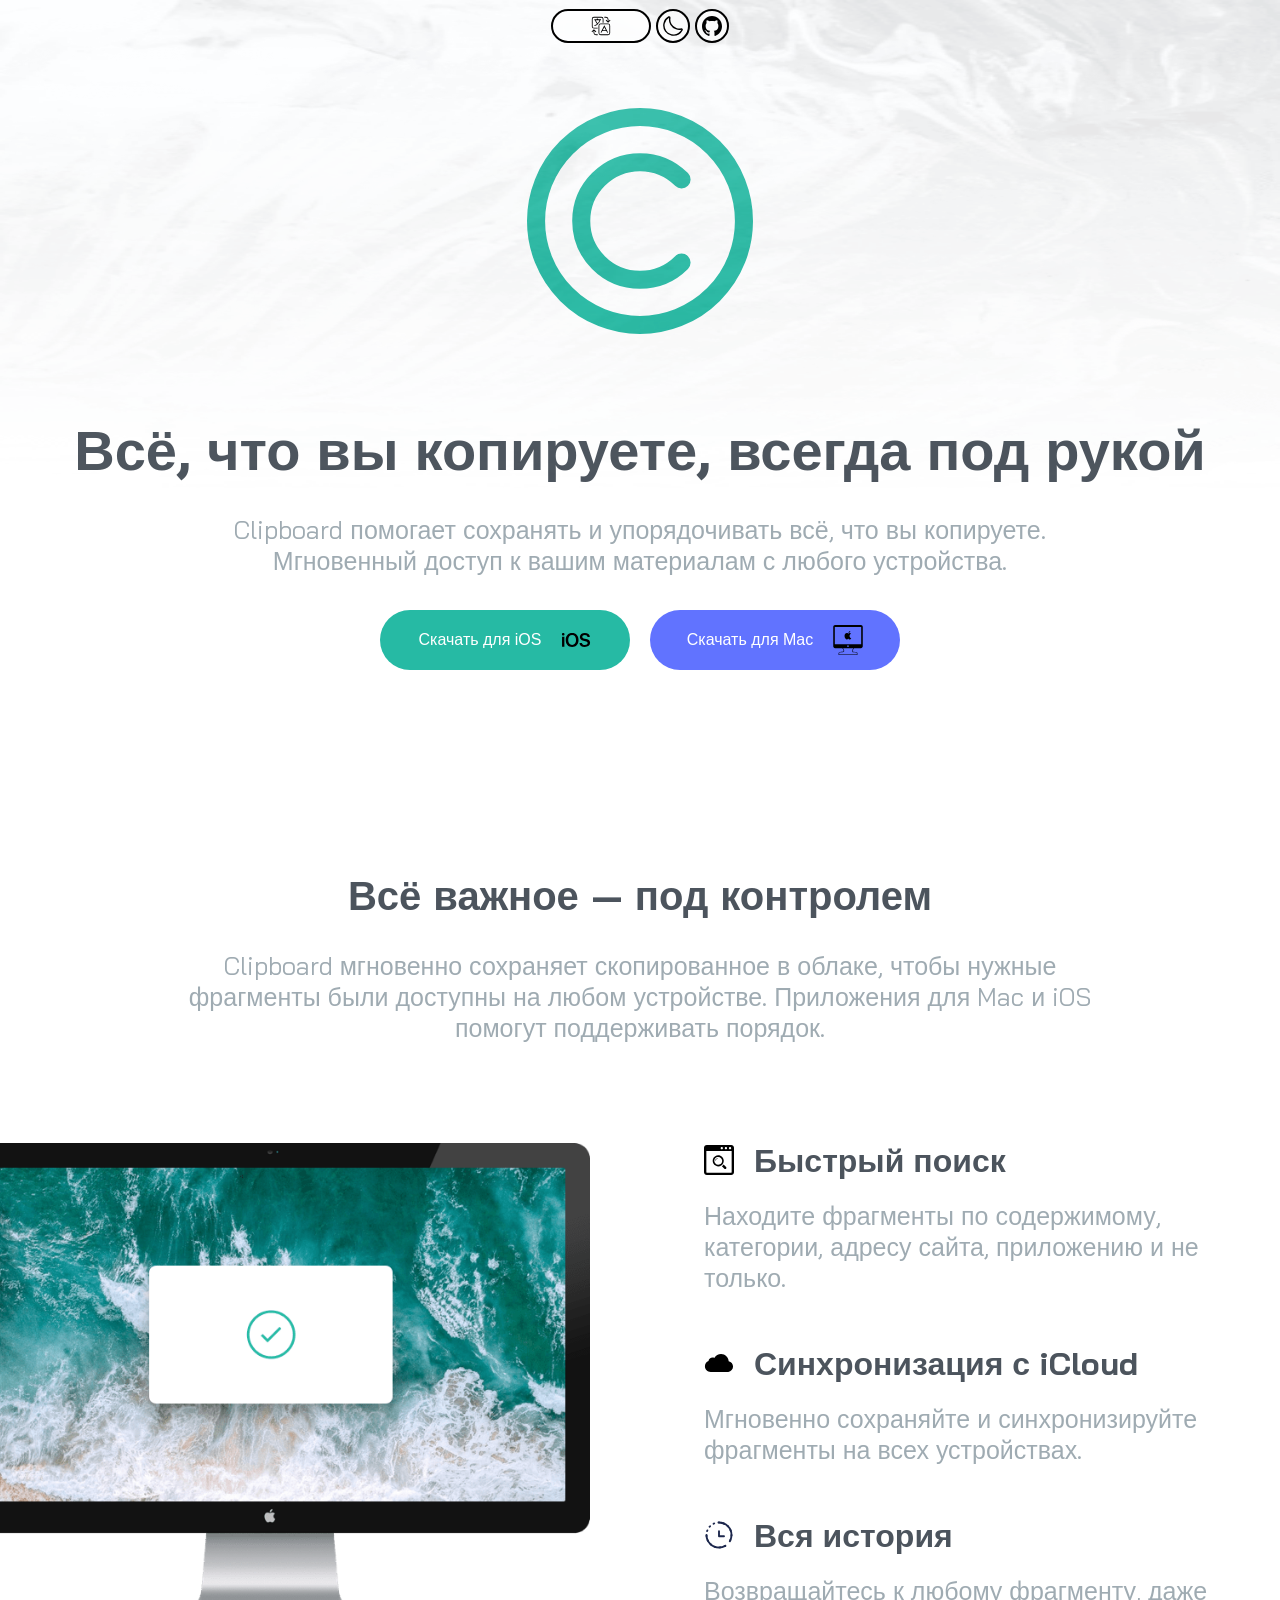
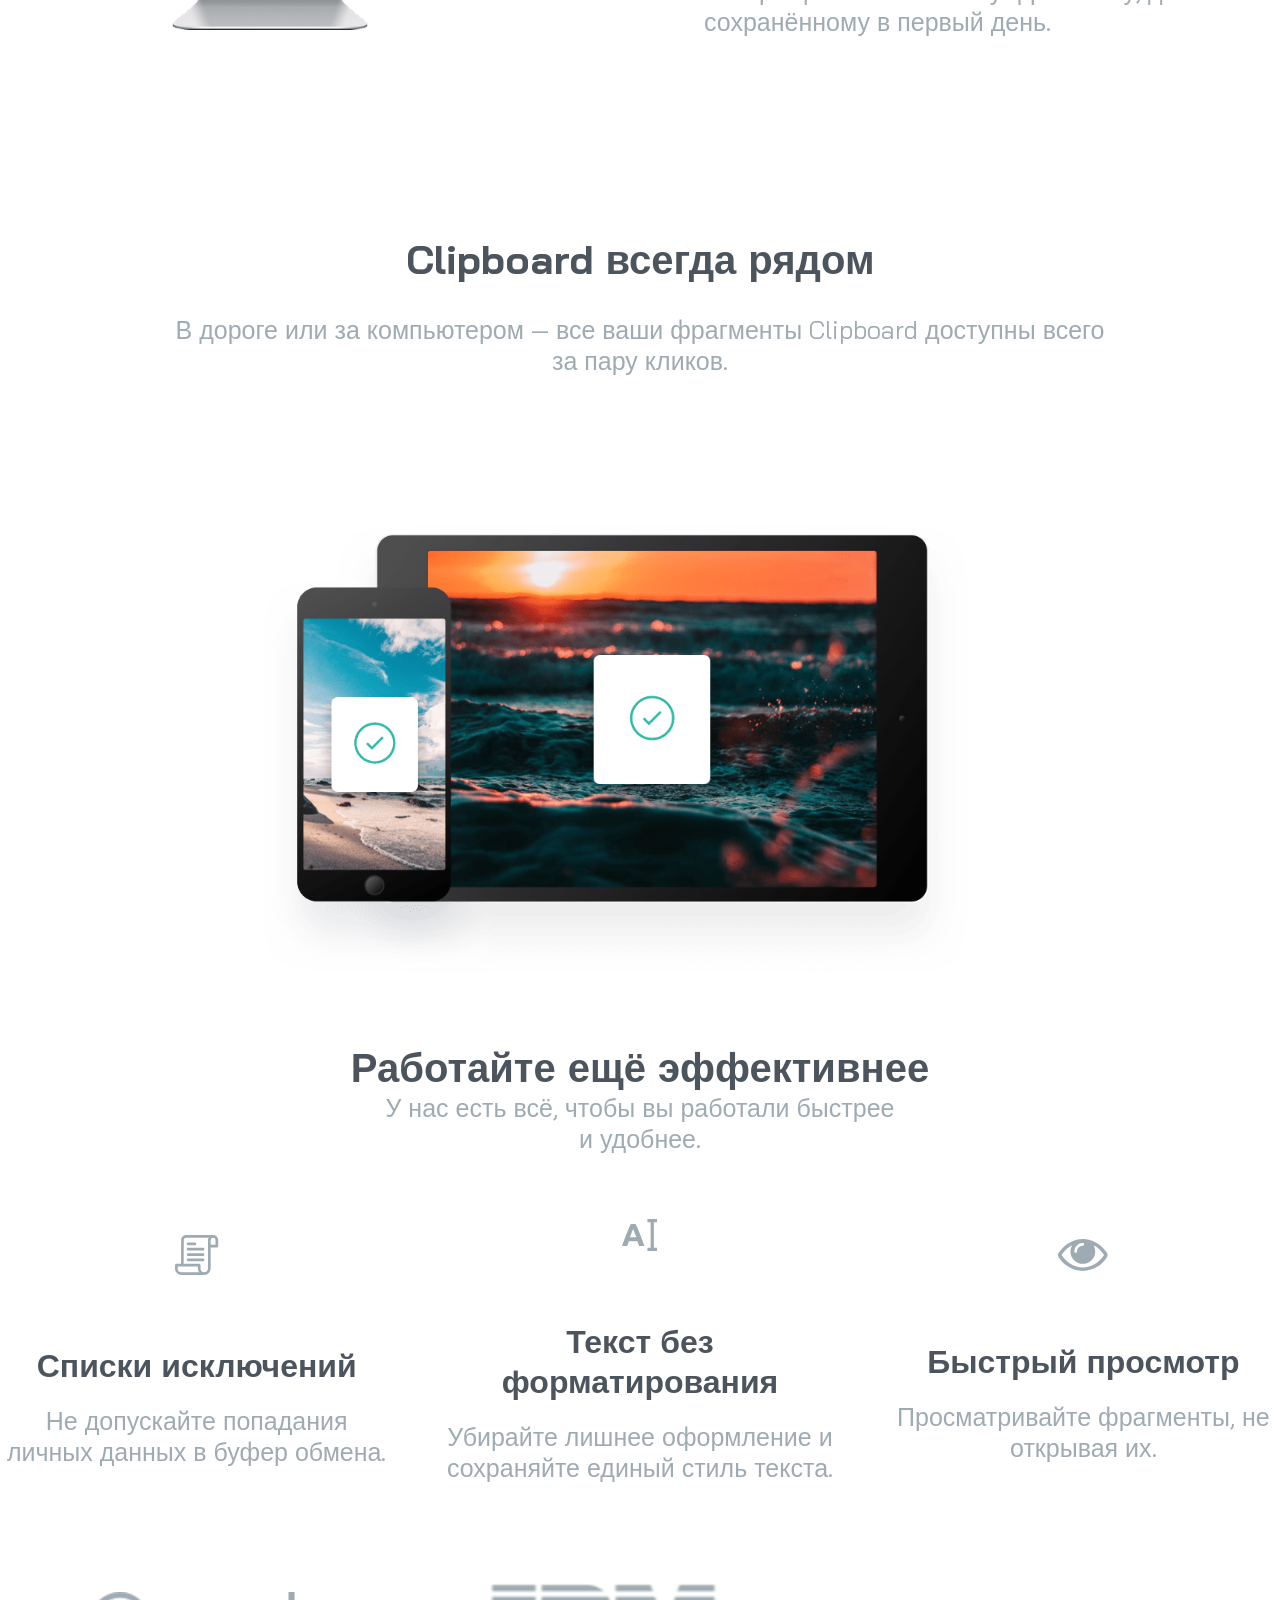
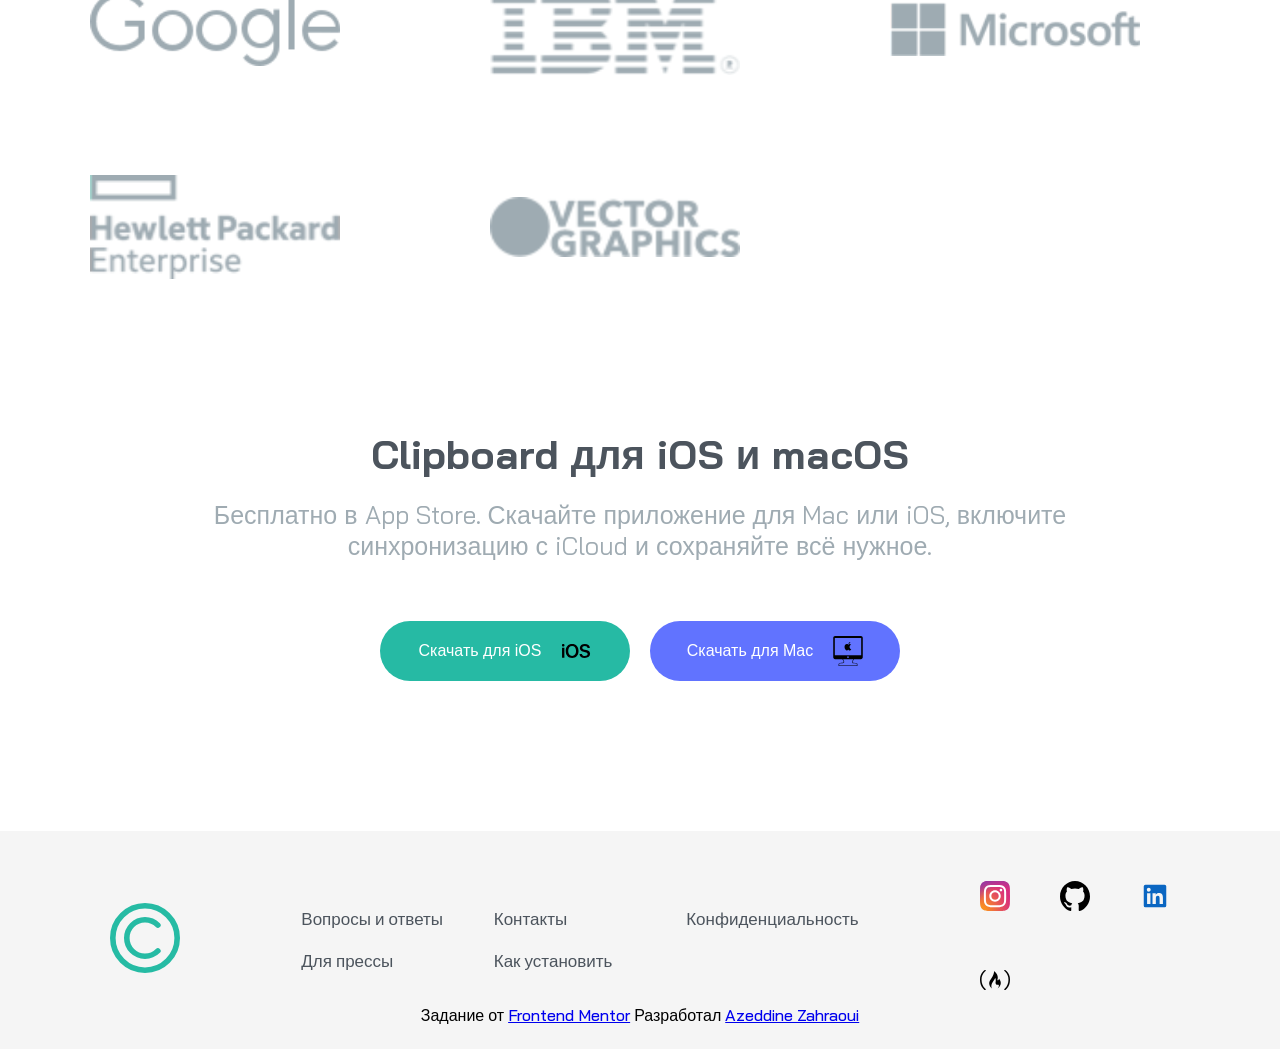
<file: languages/ru.html>
<!DOCTYPE html>
<html lang="ru">
  <head>
    <meta charset="utf-8" />
    <meta content="width=device-width, initial-scale=1.0" name="viewport" />
    <!-- displays site properly based on user's device -->
    <link href="../images/logo.svg" rel="icon" sizes="32x32" type="image/png" />
    <link href="../style.css" rel="stylesheet" />
    <link href="https://fonts.googleapis.com/css2?family=Bai+Jamjuree:ital,wght@0,200;0,300;0,400;0,500;0,600;0,700;1,200;1,300;1,400;1,500;1,600;1,700&amp;family=Inter:ital,opsz,wght@0,14..32,100..900;1,14..32,100..900&amp;display=swap" rel="stylesheet" />
    <link href="https://fonts.googleapis.com/css2?family=Bai+Jamjuree:wght@400;600&amp;display=swap" rel="stylesheet" />
    <title>Frontend Mentor | Clipboard на русском</title>
  </head>
  <body>
    <main>
      <!-- section header | contains the website and title with CTA -->
      <header>
        <!-- menu list for language -->
        <div class="navs-up">
          <div class="menu-list opened">
            <img alt="logo open" class="logo-bar open" src="../images/language-translate-svgrepo-com.svg" width="20px" />
            <img alt="logo close" class="close" src="../images/close-circle-svgrepo-com.svg" width="20px" />
            <nav aria-label="list-language" class="menu">
              <div class="language">
                <p>
                  <img alt="language" src="../images/language-translate-svgrepo-com.svg" width="30px" /> Язык
                </p>
              </div>
              <ul>
                <li class="">
                  <a href="../index.html"><img alt="english" src="../images/usa-svgrepo-com.svg" width="30px" />English </a>
                </li>
                <li class="">
                  <a href="es.html"><img alt="spain" src="../images/spain-svgrepo-com.svg" width="30px" />Español </a>
                </li>
                <li class="active">
                  <a href="ru.html"><img alt="russian" src="../images/flag-ru-svgrepo-com.svg" width="30px" />Русский</a>
                </li>
                <li class="">
                  <a href="zh.html">
                    <img alt="russian" src="../images/china-svgrepo-com.svg" width="30px" />
                    中文
                  </a>
                </li>
                <li class="">
                  <a href="ar.html">
                    <img alt="russian" src="../images/saudi-arabia-svgrepo-com.svg" width="30px" />
                    العربية
                  </a>
                </li>
              </ul>
            </nav>
          </div>
          <div class="dark-mode dark">
            <img alt="logo night moon mode" class="opens" src="../images/dark-mode-night-moon-svgrepo-com.svg" width="20px" />
          </div>
          <a href="https://github.com/aazeddijne" target="_blank">
            <div class="github">
              <img alt="logo night moon mode" src="../images/github-142-svgrepo-com.svg" width="20px" />
            </div>
          </a>
        </div>
        <div class="container" id="home">
          <div class="logo">
            <!-- I used the figure and figcaption elements to organize the instructions -->
            <figure>
              <img alt="image for header mobile" class="header-mobile" src="../images/bg-header-mobile.png" />
              <figcaption>
                <img alt="logo" class="logo-image" src="../images/logo.svg" />
                <h1>
                  Всё, что вы копируете, всегда под рукой
                </h1>
                <p>
                  Clipboard помогает сохранять и упорядочивать всё, что вы копируете.
                  Мгновенный доступ к вашим материалам с любого устройства.
                </p>
              </figcaption>
            </figure>
          </div>
        </div>
      </header>
      
      <br />
      <br />
      
      <!-- section (one) -->
      <section class="section-mac">
        <!-- two buttons of IOS & Mac -->
        <div class="CTA">
          <button class="IOS">
            <span>Скачать для iOS</span>
            <img alt="ios logo" src="../images/ios-svgrepo-com.svg" width="30px" />
          </button>
          <button class="Mac">
            <span>Скачать для Mac</span>
            <img alt="ios logo" src="../images/mac-screen-svgrepo-com.svg" width="30px" />
          </button>
        </div>
        <div class="main-heading">
          <h2>
            Всё важное — под контролем
          </h2>
          <p>
            Clipboard мгновенно сохраняет скопированное в облаке,
            чтобы нужные фрагменты были доступны на любом устройстве.
            Приложения для Mac и iOS помогут поддерживать порядок.
          </p>
        </div>
        <div class="img-description">
          <div class="image">
            <img alt="image computer" src="../images/image-computer.png" />
          </div>
          <div class="descirption">
            <div class="mac-details">
              <h2>
                <img alt="search logo" class="bright1" src="../images/search-window-svgrepo-com.svg" width="30px" />
                <span>Быстрый поиск</span>
              </h2>
              <p>
                Находите фрагменты по содержимому, категории, адресу сайта, приложению и не только.
              </p>
            </div>
            <div class="mac-details">
              <h2>
                <img alt="icloud logo" class="bright2" src="../images/icloud-svgrepo-com.svg" width="30px" />
                <span>Синхронизация с iCloud</span>
              </h2>
              <p>
                Мгновенно сохраняйте и синхронизируйте фрагменты на всех устройствах.
              </p>
            </div>
            <div class="mac-details">
              <h2>
                <img alt="history logo" class="bright3" src="../images/history-2-svgrepo-com.svg" width="30px" />
                <span>Вся история</span>
              </h2>
              <p>
                Возвращайтесь к любому фрагменту, даже сохранённому в первый день.
              </p>
            </div>
          </div>
        </div>
        <div class="main-heading-clipboard">
          <h2>
            Clipboard всегда рядом
          </h2>
          <p>
            В дороге или за компьютером — все ваши фрагменты
            Clipboard доступны всего за пару кликов.
          </p>
        </div>
        <div class="clipboard-description">
          <div class="image">
            <img alt="image devices" src="../images/image-devices.png" width="100px" />
          </div>
          <div class="clipboard-details">
            <h2>
              Работайте ещё эффективнее
            </h2>
            <p>
              У нас есть всё, чтобы вы работали быстрее и удобнее.
            </p>
          </div>
          <div class="clipboard-descirption">
            <div class="clipboard">
              <img alt="icon blacklists" src="../images/icon-blacklist.svg" />
              <h2>
                Списки исключений
              </h2>
              <p>
                Не допускайте попадания личных данных в буфер обмена.
              </p>
            </div>
            <div class="clipboard">
              <img alt="icon text" src="../images/icon-text.svg" />
              <h2>
                Текст без форматирования
              </h2>
              <p>
                Убирайте лишнее оформление и сохраняйте единый стиль текста.
              </p>
            </div>
            <div class="clipboard">
              <img alt="icon preview" src="../images/icon-preview.svg" />
              <h2>
                Быстрый просмотр
              </h2>
              <p>
                Просматривайте фрагменты, не открывая их.
              </p>
            </div>
          </div>
        </div>
      </section>

      <!-- section for brand logo companies -->
      <section class="logo-companies">
        <div class="brand-logo">
          <img alt="logo google" src="../images/logo-google.png" />
          <img alt="logo ibm" src="../images/logo-ibm.png" />
          <img alt="logo microsoft" src="../images/logo-microsoft.png" />
          <img alt="logo hewlett packard" src="../images/logo-hp.png" />
          <img alt="logo vector graphic" src="../images/logo-vector-graphics.png" />
        </div>
      </section>

      <!-- section clipboard for IOS and Mac OS -->
      <section class="clipboard-os">
        <h2>
          Clipboard для iOS и macOS
        </h2>
        <p>
          Бесплатно в App Store. Скачайте приложение для Mac или iOS,
          включите синхронизацию с iCloud и сохраняйте всё нужное.
        </p>
        <div class="CTA">
          <button class="IOS">
            <span>Скачать для iOS</span>
            <img alt="ios logo" src="../images/ios-svgrepo-com.svg" width="30px" />
          </button>
          <button class="Mac">
            <span>Скачать для Mac</span>
            <img alt="mac logo" src="../images/mac-screen-svgrepo-com.svg" width="30px" />
          </button>
        </div>
      </section>
    </main>

    <!-- footer -->
    <footer>
      <a href="#home">
        <img alt="logo" class="nav-logo" src="../images/logo.svg" />
      </a>
      <nav aria-label="footer-nav">
        <ul>
          <li><a href="#"><span>Вопросы и ответы</span></a></li>
          <li><a href="#"><span>Контакты</span></a></li>
          <li><a href="#"><span>Конфиденциальность</span></a></li>
          <li><a href="#"><span>Для прессы</span></a></li>
          <li><a href="#"><span>Как установить</span></a></li>
        </ul>
      </nav>
      <!-- for social -->
      <div class="social">
        <ul>
          <li>
            <a href="https://www.instagram.com/aazeddijne/" target="_blank"><img alt="logo facebook" src="../images/instagram-2-1-logo-svgrepo-com.svg" width="30px" /></a>
          </li>
          <li>
            <a href="https://github.com/aazeddijne" target="_blank"><img alt="logo twitter" class="bright4" src="../images/github-142-svgrepo-com.svg" width="30px" /></a>
          </li>
          <li>
            <a href="https://www.linkedin.com/in/azeddine-zahraoui-131079431/" target="_blank"><img alt="logo twitter" src="../images/linkedin-svgrepo-com.svg" width="30px" /></a>
          </li>
          <li>
            <a href="https://www.freecodecamp.org/aazeddijne" target="_blank"><img alt="logo twitter" class="bright5" src="../images/freecodecamp-svgrepo-com.svg" width="30px" /></a>
          </li>
        </ul>
      </div>
      <div class="copyright">
        Задание от <a class="bright6" href="https://www.frontendmentor.io?ref=challenge" target="_blank">Frontend Mentor</a> 
        Разработал <a class="bright7" href="https://www.linkedin.com/in/azeddine-zahraoui-131079431/" target="_blank">Azeddine Zahraoui</a>
      </div>
    </footer>
    <!-- javascript -->
    <script src="langue.js"></script>
  </body>
</html>
</file>
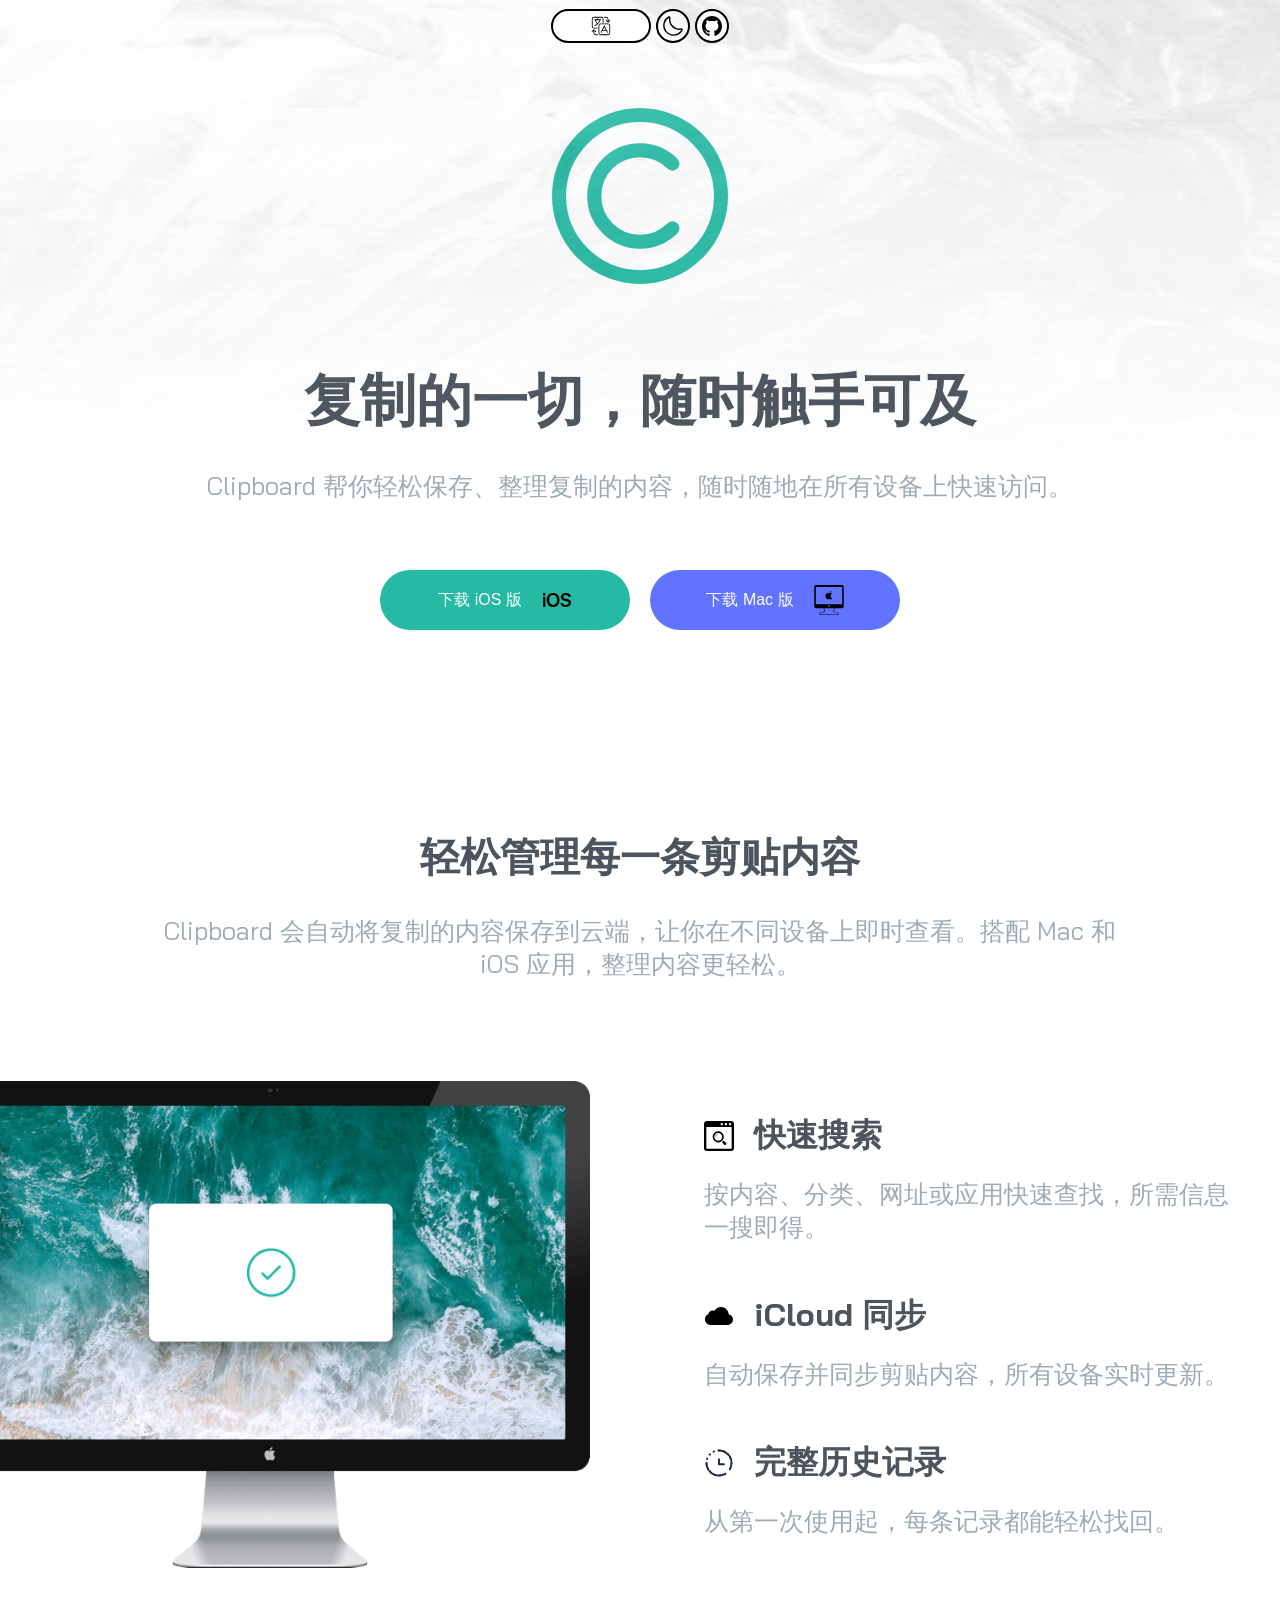
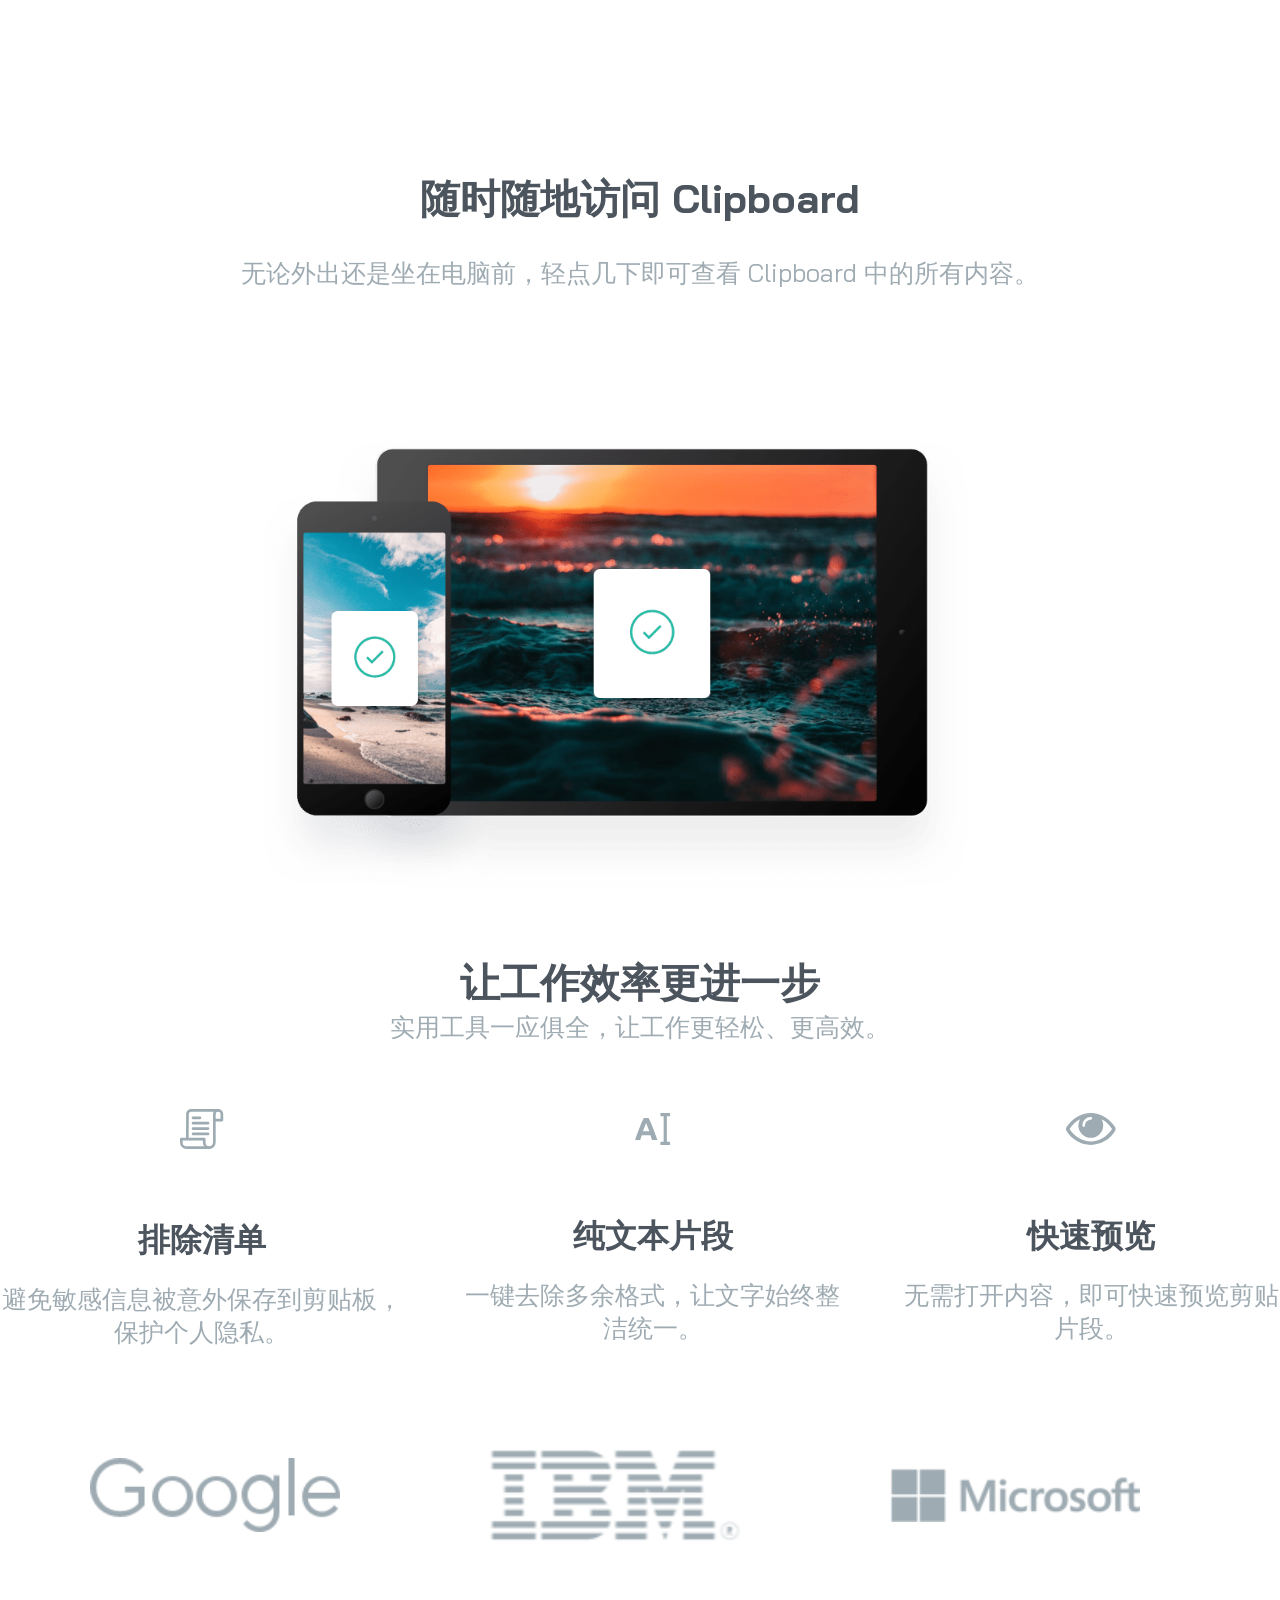
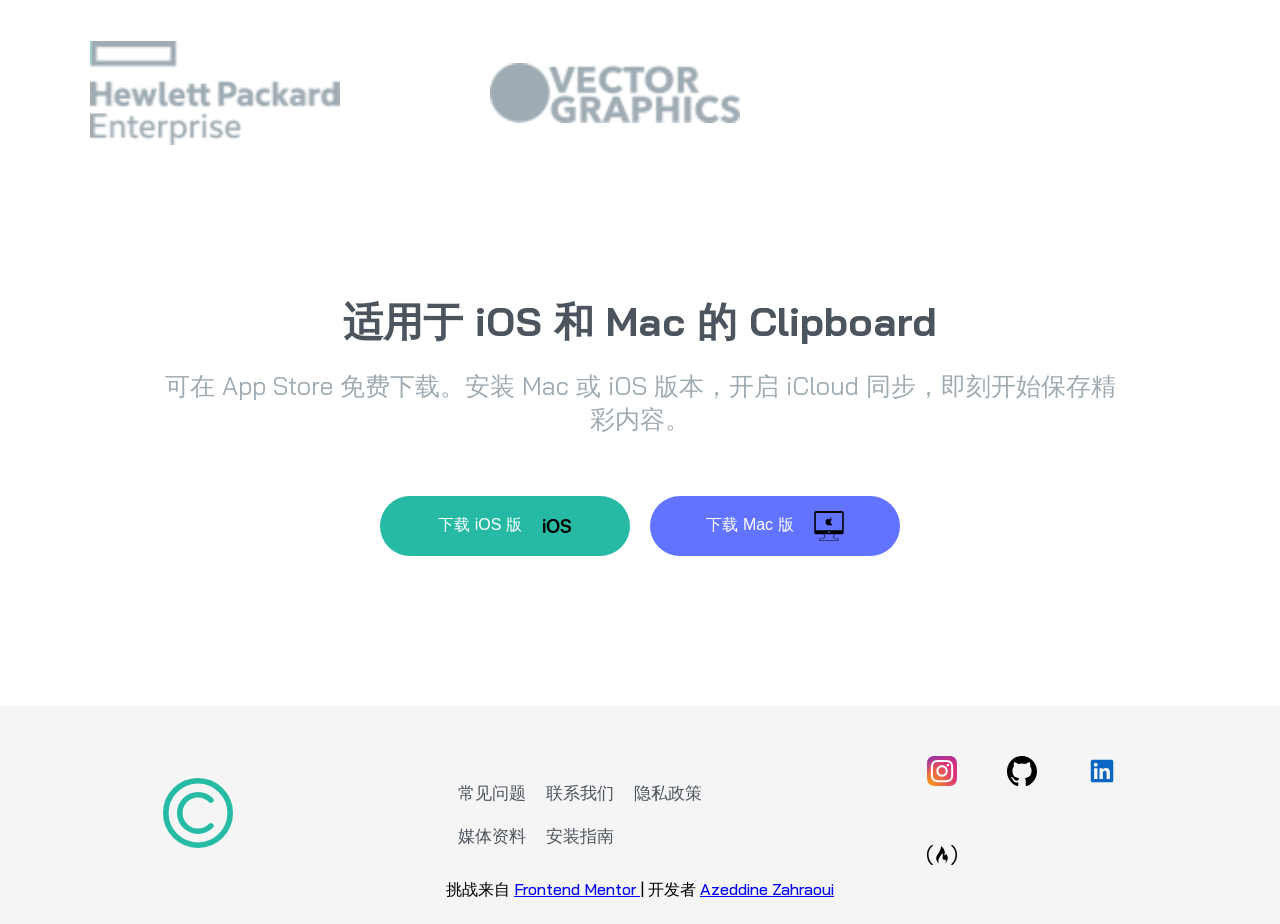
<file: languages/zh.html>
<!DOCTYPE html>
<html lang="zh-CN">
  <head>
    <meta charset="utf-8" />
    <meta content="width=device-width, initial-scale=1.0" name="viewport" />
    <!-- displays site properly based on user's device -->
    <link href="../images/logo.svg" rel="icon" sizes="32x32" type="image/png" />
    <link href="../style.css" rel="stylesheet" />
    <link href="https://fonts.googleapis.com/css2?family=Bai+Jamjuree:ital,wght@0,200;0,300;0,400;0,500;0,600;0,700;1,200;1,300;1,400;1,500;1,600;1,700&amp;family=Inter:ital,opsz,wght@0,14..32,100..900;1,14..32,100..900&amp;display=swap" rel="stylesheet" />
    <link href="https://fonts.googleapis.com/css2?family=Bai+Jamjuree:wght@400;600&amp;display=swap" rel="stylesheet" />
    <title>
      Frontend Mentor | Clipboard 简体中文版
    </title>
  </head>
  <body>
    <main>
      <!-- section header | contains the website and title with CTA -->
      <header>
        <!-- menu list for language -->
        <div class="navs-up">
          <div class="menu-list opened">
            <img alt="logo open" class="logo-bar open" src="../images/language-translate-svgrepo-com.svg" width="20px" />
            <img alt="logo close" class="close" src="../images/close-circle-svgrepo-com.svg" width="20px" />
            <nav aria-label="list-language" class="menu">
              <div class="language">
                <p>
                  <img alt="language" src="../images/language-translate-svgrepo-com.svg" width="30px" />
                  语言
                </p>
              </div>
              <ul>
                <li>
                  <a href="../index.html">
                    <img alt="english" src="../images/usa-svgrepo-com.svg" width="30px" />
                    English
                  </a>
                </li>
                <li>
                  <a href="es.html">
                    <img alt="spain" src="../images/spain-svgrepo-com.svg" width="30px" />
                    Español
                  </a>
                </li>
                <li>
                  <a href="ru.html">
                    <img alt="russian" src="../images/flag-ru-svgrepo-com.svg" width="30px" />
                    Русский
                  </a>
                </li>
                <li class="active">
                  <a href="zh.html">
                    <img alt="russian" src="../images/china-svgrepo-com.svg" width="30px" />
                    中文
                  </a>
                </li>
                <li class="">
                  <a href="ar.html">
                    <img alt="russian" src="../images/saudi-arabia-svgrepo-com.svg" width="30px" />
                    العربية          
                  </a>
                </li>
              </ul>
            </nav>
          </div>
          <div class="dark-mode dark">
            <img alt="logo night moon mode" class="opens" src="../images/dark-mode-night-moon-svgrepo-com.svg" width="20px" />
          </div>
          <a href="https://github.com/aazeddijne" target="_blank">
            <div class="github">
              <img alt="logo night moon mode" src="../images/github-142-svgrepo-com.svg" width="20px" />
            </div>
          </a>
        </div>
        <div class="container" id="home">
          <div class="logo">
            <!-- I used the figure and figcaption elements to organize the instructions -->
            <figure>
              <img alt="image for header mobile" class="header-mobile" src="../images/bg-header-mobile.png" />
              <figcaption>
                <img alt="logo" class="logo-image" src="../images/logo.svg" />
                <h1>
                  复制的一切，随时触手可及
                </h1>
                <p>
                  Clipboard 帮你轻松保存、整理复制的内容，随时随地在所有设备上快速访问。
                </p>
              </figcaption>
            </figure>
          </div>
        </div>
      </header>

      <!-- section (one) -->
      <section class="section-mac">
        <!-- two buttons of IOS & Mac -->
        <div class="CTA">
          <button class="IOS">
            <span>
              下载 iOS 版
            </span>
            <img alt="ios logo" src="../images/ios-svgrepo-com.svg" width="30px" />
          </button>
          <button class="Mac">
            <span>
              下载 Mac 版
            </span>
            <img alt="ios logo" src="../images/mac-screen-svgrepo-com.svg" width="30px" />
          </button>
        </div>
        <div class="main-heading">
          <h2>
            轻松管理每一条剪贴内容
          </h2>
          <p>
            Clipboard 会自动将复制的内容保存到云端，让你在不同设备上即时查看。搭配 Mac 和 iOS 应用，整理内容更轻松。
          </p>
        </div>
        <div class="img-description">
          <div class="image">
            <img alt="image computer" src="../images/image-computer.png" />
          </div>
          <div class="descirption">
            <div class="mac-details">
              <h2>
                <img alt="search logo" class="bright1" src="../images/search-window-svgrepo-com.svg" width="30px" />
                <span>
                  快速搜索
                </span>
              </h2>
              <p>
                按内容、分类、网址或应用快速查找，所需信息一搜即得。
              </p>
            </div>
            <div class="mac-details">
              <h2>
                <img alt="icloud logo" class="bright2" src="../images/icloud-svgrepo-com.svg" width="30px" />
                <span>
                  iCloud 同步
                </span>
              </h2>
              <p>
                自动保存并同步剪贴内容，所有设备实时更新。
              </p>
            </div>
            <div class="mac-details">
              <h2>
                <img alt="history logo" class="bright3" src="../images/history-2-svgrepo-com.svg" width="30px" />
                <span>
                  完整历史记录
                </span>
              </h2>
              <p>
                从第一次使用起，每条记录都能轻松找回。
              </p>
            </div>
          </div>
        </div>
        <div class="main-heading-clipboard">
          <h2>
            随时随地访问 Clipboard
          </h2>
          <p>
            无论外出还是坐在电脑前，轻点几下即可查看 Clipboard 中的所有内容。
          </p>
        </div>
        <div class="clipboard-description">
          <div class="image">
            <img alt="image devices" src="../images/image-devices.png" width="100px" />
          </div>
          <div class="clipboard-details">
            <h2>
              让工作效率更进一步
            </h2>
            <p>
              实用工具一应俱全，让工作更轻松、更高效。
            </p>
          </div>
          <div class="clipboard-descirption">
            <div class="clipboard">
              <img alt="icon blacklists" src="../images/icon-blacklist.svg" />
              <h2>
                排除清单
              </h2>
              <p>
                避免敏感信息被意外保存到剪贴板，保护个人隐私。
              </p>
            </div>
            <div class="clipboard">
              <img alt="icon text" src="../images/icon-text.svg" />
              <h2>
                纯文本片段
              </h2>
              <p>
                一键去除多余格式，让文字始终整洁统一。
              </p>
            </div>
            <div class="clipboard">
              <img alt="icon preview" src="../images/icon-preview.svg" />
              <h2>
                快速预览
              </h2>
              <p>
                无需打开内容，即可快速预览剪贴片段。
              </p>
            </div>
          </div>
        </div>
      </section>

      <!-- section for brand logo companies -->
      <section class="logo-companies">
        <div class="brand-logo">
          <img alt="logo google" src="../images/logo-google.png" />
          <img alt="logo ibm" src="../images/logo-ibm.png" />
          <img alt="logo microsoft" src="../images/logo-microsoft.png" />
          <img alt="logo hewlett packard" src="../images/logo-hp.png" />
          <img alt="logo vector graphic" src="../images/logo-vector-graphics.png" />
        </div>
      </section>

      <!-- section clipboard for IOS and Mac OS -->
      <section class="clipboard-os">
        <h2>
          适用于 iOS 和 Mac 的 Clipboard
        </h2>
        <p>
          可在 App Store 免费下载。安装 Mac 或 iOS 版本，开启 iCloud 同步，即刻开始保存精彩内容。
        </p>
        <div class="CTA">
          <button class="IOS">
            <span>
              下载 iOS 版
            </span>
            <img alt="ios logo" src="../images/ios-svgrepo-com.svg" width="30px" />
          </button>
          <button class="Mac">
            <span>
              下载 Mac 版
            </span>
            <img alt="mac logo" src="../images/mac-screen-svgrepo-com.svg" width="30px" />
          </button>
        </div>
      </section>
    </main>

    <!-- footer -->
    <footer>
      <a href="#home">
        <img alt="logo" class="nav-logo" src="../images/logo.svg" />
      </a>
      <nav aria-label="footer-nav">
        <ul>
          <li>
            <a href="#">
              <span>
                常见问题
              </span>
            </a>
          </li>
          <li>
            <a href="#">
              <span>
                联系我们
              </span>
            </a>
          </li>
          <li>
            <a href="#">
              <span>
                隐私政策
              </span>
            </a>
          </li>
          <li>
            <a href="#">
              <span>
                媒体资料
              </span>
            </a>
          </li>
          <li>
            <a href="#">
              <span>
                安装指南
              </span>
            </a>
          </li>
        </ul>
      </nav>
      <!-- for social -->
      <div class="social">
        <ul>
          <li>
            <a href="https://www.instagram.com/aazeddijne/" target="_blank">
              <img alt="logo facebook" src="../images/instagram-2-1-logo-svgrepo-com.svg" width="30px" />
            </a>
          </li>
          <li>
            <a href="https://github.com/aazeddijne" target="_blank">
              <img alt="社交平台" class="bright4" src="../images/github-142-svgrepo-com.svg" width="30px" />
            </a>
          </li>
          <li>
            <a href="https://www.linkedin.com/in/azeddine-zahraoui-131079431/" target="_blank">
              <img alt="社交平台" src="../images/linkedin-svgrepo-com.svg" width="30px" />
            </a>
          </li>
          <li>
            <a href="https://www.freecodecamp.org/aazeddijne" target="_blank">
              <img alt="社交平台" class="bright5" src="../images/freecodecamp-svgrepo-com.svg" width="30px" />
            </a>
          </li>
        </ul>
      </div>
      <div class="copyright">
        挑战来自
        <a class="bright6" href="https://www.frontendmentor.io?ref=challenge" target="_blank">
          Frontend Mentor
        </a>
        | 开发者
        <a class="bright7" href="https://www.linkedin.com/in/azeddine-zahraoui-131079431/" target="_blank">
          Azeddine Zahraoui
        </a>
      </div>
    </footer>
    <!-- javascript -->
    <script src="langue.js">
    </script>
  </body>
</html>
</file>
<file: style.css>
:root{
    --Green-500: hsl(171, 66%, 44%);
    --Blue-100: hsl(233, 100%, 69%);
    --Gray-700: hsl(210, 10%, 33%);
    --Gray-500: hsl(201, 11%, 66%);
    --White: hsl(0, 0%, 100%);

    --Font-size: 25px;
    --Font-weight-regular: 400;
    --Font-weight-medium: 600;
}
html{
    scroll-behavior: smooth;
}
*{
    padding: 0;
    margin: 0;
    box-sizing: border-box;
}
body{
    font-family: "Bai Jamjuree", sans-serif;
}
/* designed for desktop */
header{
    
    .navs-up{
        display: flex;
        justify-content: center;
        align-items: center;
        position: fixed;
        gap: 5px;
        top: 1%;
        z-index: 1111;
        left: 50%;
        transform: translateX(-50%);

        .dark-mode, .github{
            background: rgba(255, 255, 255, 0.715);
            backdrop-filter: blur(5px);
            border: 2px solid black;
            display: flex;
            justify-content: center;
            align-items: center;
            padding: 5px;
            border-radius: 50px; 
            transition: scale 0.3s ease;
        }

        .menu-list{
            background: rgba(255, 255, 255, 0.715);
            backdrop-filter: blur(5px);
            border: 2px solid black;
            width: 100px;
            display: flex;
            justify-content: center;
            align-items: center;
            padding: 5px;
            border-radius: 50px; 
            transition: scale 0.3s ease;

            .close{
                display: none;
            }

            nav{
                background: var(--White);
                position: absolute;
                border: 2px solid black;
                top: 130%;
                width: 400px;
                border-radius: 20px;
                


                .language{
                    margin-top: 20px;
                    p{
                        display: flex;
                        justify-content: center;
                        align-items: center;
                        color: black;
                        gap: 5px;
                        font-size: var(--Font-size);
                        font-weight: var(--Font-weight-medium);
                    }
                }

                ul{
                    list-style: none;
                    display: grid;
                    grid-template-columns: repeat(2, 1fr);
                    min-height: 80%;
                    margin-top: 15px;
                    padding-left: 10px;
                    gap: 20px;
                    padding: 30px;

                    .active{
                        background: rgba(102, 241, 97, 0.337);
                        border-radius: 5px;
                    }
                }
                ul li{
                    padding: 10px;
                }
                ul li a{
                    display: flex;
                    align-items: center;
                    gap: 10px;
                    padding: 10px;
                    font-size: 20px;
                    color: black;
                    font-weight: var(--Font-weight-medium);
                    text-decoration: none;
                    transition: background 0.5s ease;
                }
                ul li a img{
                    border-radius: 50px;
                }
                ul li:hover{
                    background: rgba(102, 241, 97, 0.337);
                    border-radius: 5px;
                }
            }
            .menu{
                display: none;
            }
            .menu.active{
                display: block;
            }

        }
        .menu-list:hover, 
        .dark-mode:hover,
        .github:hover{
            cursor: pointer;
            scale: 1.1;
        }
    }

    .container{

        .logo{

            figure{
                display: flex;
                flex-direction: column;
                justify-content: center;
                align-items: center;
                
                .header-mobile{
                    position: relative;
                    width: 100%;
                    height: 500px;
                }
                figcaption{
                    position: absolute;
                    top: 12%;
                    display: flex;
                    flex-direction: column;
                    justify-content: center;
                    align-items: center;
                    gap: 30px;

                    img{
                        width: 20%;
                        z-index: -1;
                    }
                    h1{
                        z-index: -1;
                        font-size: clamp(3.5rem, 4vw, 2rem);
                        color: var(--Gray-700);
                        margin-top: 50px;
                    }
                    p{
                        z-index: -1;
                        font-size: var(--Font-size);
                        color: var(--Gray-500);
                        font-weight: var(--Font-weight-regular);
                        width: 55ch;
                        text-align: center;
                    }
                }
            }
        }
    }
}
/* section of mac */
.section-mac{

    margin-top: 70px;

    /* buttons */
    .CTA{
        display: flex;
        justify-content: center;
        align-items: center;
        gap: 20px;

        .IOS{
            background: var(--Green-500);
            display: flex;
            justify-content: center;
            align-items: center;
            gap: 20px;

        }
        .Mac{
            background: var(--Blue-100);
            display: flex;
            justify-content: center;
            align-items: center;
            gap: 20px;
        }
        button{
            width: 250px;
            padding: 15px;
            outline: none;
            border: none;
            border-radius: 50px;
            color: var(--White);
            font-size: 16px;
            cursor: pointer;
            transition: opacity 0.3s ease;
        }
        button:hover{
            opacity: 0.8;
        }
    }
    .main-heading{
        display: flex;
        flex-direction: column;
        justify-content: center;
        align-items: center;
        gap: 30px;
        margin-top: 200px;
        text-align: center;

        h2{
            font-size: clamp(2.5rem, 4vw, 2rem);
            color: var(--Gray-700);
        }
        p{
            font-size: var(--Font-size);
            color: var(--Gray-500);
            width: 60ch;
            text-align: center;
        }
    }
    .img-description{
        display: flex;
        justify-content: space-between;
        align-items: center;
        gap: 15px;
        margin-top: 100px;

        .image{
            margin-left: -50px;
            
            img{
                width: 50vw;
            }
        }
        .descirption{
            display: flex;
            flex-direction: column;
            gap: 50px;
            position: absolute;
            left: 55%;

            .mac-details{
                display: flex;
                flex-direction: column;
                gap: 20px;

                
                
                
                h2{
                    font-size: clamp(2rem, 4vw, 2rem);
                    color: var(--Gray-700);
                    display: flex;
                    align-items: center;
                    gap: 20px;
                }
                p{
                    font-size: var(--Font-size);
                    color: var(--Gray-500);
                    font-weight: var(--Font-weight-regular);
                    max-width: 34ch;
                }
            }
        }
    }
    /* clipboard and descirption */
    .clipboard-description{
        display: flex;
        flex-direction: column;
        justify-content: space-between;
        align-items: center;
        gap: 15px;
        margin-top: 150px;

        .image{
            margin-left: -50px;
            
            img{
                width: 55vw;
            }
        }
        
        .clipboard-details{
            display: flex;
            flex-direction: column;
            justify-content: center;
            align-items: center;
            margin-top: 50px;
            text-align: center;

            h2{
                font-size: clamp(2.5rem, 4vw, 2rem);
                color: var(--Gray-700);
            }
            p{
                font-size: var(--Font-size);
                color: var(--Gray-500);
                width: 33ch;
                text-align: center;
            }
        }
    }
    .main-heading-clipboard{
        display: flex;
        flex-direction: column;
        justify-content: center;
        align-items: center;
        gap: 30px;
        margin-top: 200px;
        text-align: center;

        h2{
            font-size: clamp(2.5rem, 4vw, 2rem);
            color: var(--Gray-700);
        }
        p{
            font-size: var(--Font-size);
            color: var(--Gray-500);
            width: 60ch;
            text-align: center;
        }
    }
    .clipboard-descirption{
        display: flex;
        justify-content: center;
        align-items: center;
        text-align: center;
        gap: 50px;

        .clipboard{
            display: flex;
            flex-direction: column;
            justify-content: center;
            align-items: center;
            gap: 20px;
            margin-top: 50px;

            h2{
                margin-top: 50px;
                font-size: clamp(2rem, 4vw, 2rem);
                color: var(--Gray-700);
            }
            p{
                font-size: var(--Font-size);
                color: var(--Gray-500);
                font-weight: var(--Font-weight-regular);
                max-width: 30ch;
                text-align: center;
                
            }
        }
    }
}
/* section for brand logo companies */
.logo-companies{
    margin-top: 100px;
    
    .brand-logo{
        display: grid;
        margin: 20px;
        grid-template-columns: repeat(auto-fit, minmax(min(300px, 100%), 0fr));
        justify-content: center;
        align-items: center;
        gap: 100px;

        img{
            width: 250px;
        }
    }
}
/* section clipboard for IOS and Mac OS */
.clipboard-os{
    display: flex;
    justify-content: center;
    align-items: center;
    flex-direction: column;
    gap: 20px;
    margin-top: 150px;

    h2{
        font-size: clamp(2.5rem, 4vw, 2rem);
        color: var(--Gray-700);
    }
    p{
        font-size: var(--Font-size);
        color: var(--Gray-500);
        width: 60ch;
        text-align: center;
    }
    .CTA{
        display: flex;
        justify-content: center;
        align-items: center;
        gap: 20px;
        margin-top: 40px;

        .IOS{
            background: var(--Green-500);
            display: flex;
            justify-content: center;
            align-items: center;
            gap: 20px;
        }
        .Mac{
            background: var(--Blue-100);
            display: flex;
            justify-content: center;
            align-items: center;
            gap: 20px;
        }
        button{
            width: 250px;
            padding: 15px;
            outline: none;
            border: none;
            border-radius: 50px;
            color: var(--White);
            font-size: 16px;
            cursor: pointer;
            transition: opacity 0.3s ease;
        }
        button:hover{
            opacity: 0.8;
        }
    }
}
/* footer */
footer{
    background: hsl(0, 0%, 96%);
    margin-top: 150px;
    display: flex;
    justify-content: space-around;
    align-items: center;
    padding: 50px;

    .nav-logo{
        width: 70px;
    }
    nav{
        ul{
            list-style: none;
            display: grid;
            gap: 20px;
            grid-template-columns: repeat(3, 1fr);

            li a{
                font-size: var(--Font-size);
                color: var(--Gray-700);
                text-decoration: none;
                font-size: 17px;
            }
            li a:hover{
                text-decoration: underline;
            }
        }
        
    }
    /* for social */
    .social{
        ul{
            list-style: none;
            display: grid;
            grid-template-columns: repeat(3, 1fr);
            gap: 50px;
        }
    }
    /* copyright */
    .copyright{
        position: absolute;
        text-align: center;
        margin-top: 150px;
        font-weight: 500;
    }
}

/* Now! it's responsive for Tablets */
@media screen and (max-width: 1100px) {
    /* header for tablets */
    header{
        .container{

            .logo{
                figure{
                    figcaption{
                        img{
                            width: 35%;
                        }
                        h1{
                            font-size: clamp(3rem, 4vw, 2rem);
                            max-width: 16ch;
                            text-align: center;
                        }
                        p{
                            font-weight: var(--Font-weight-regular);
                            max-width: 30ch;
                            text-align: center;
                        }
                    }
                }
            }
        }
    }

    .section-mac{
        margin-top: 150px;

        .main-heading{
            margin-top: 150px;

            h2{
                max-width: 16ch;
                font-size: clamp(2.8rem, 4vw, 1.5rem);
            }
            p{
                max-width: 40ch;
                font-size: var(--Font-size);
            }
        }

        .img-description{
            margin-top: 100px;

            .image{
                margin-left: 0;
            }
            .descirption{
                

                .mac-details{                    
                    h2{
                        max-width: 16ch;
                        font-size: clamp(1.8rem, 4vw, 1.5rem);
                        margin-top: 20px;
                    }
                    p{
                        max-width: 28ch;
                        font-size: 17px;
                    }
                }
            }
        }
        
        .main-heading-clipboard{
            margin-top: 200px;

            h2{
                max-width: 16ch;
                font-size: clamp(2.8rem, 4vw, 1.5rem);
                margin-top: 20px;
            }
            p{
                max-width: 35ch;
                font-size: var(--Font-size);
            }
        }
        /* buttons for tablets */
        .CTA{
            display: flex;
            flex-direction: row;
            margin-top: 190px;

            button{
                width: 250px;
                padding: 15px;
                font-size: 17px;
            }
        }
        .clipboard-descirption{
            display: flex;
            flex-direction: column;
        }
    }

    /* section clipboard for IOS and Mac OS for tablets */
    .clipboard-os{

        h2{
            max-width: 16ch;
            text-align: center;
        }
        p{
            max-width: 30ch;
            text-align: center;
        }
        .CTA{
            display: flex;
            flex-direction: row;
  
            button{
                width: 250px;
                padding: 15px;
                font-size: 17px;
            }
        }
    }
}
 /* For Mobiles */
@media screen and (max-width: 800px) {
    /* header for mobiles */
    header{

        .navs-up{
            display: flex;
            justify-content: center;
            align-items: center;
            position: fixed;
            gap: 5px;
            top: 1%;
            z-index: 1111;
            left: 50%;
            transform: translateX(-50%);

            .menu-list{

                nav{
                    width: auto;
                    background: rgb(255, 255, 255);

                    .language{
                        margin-top: 20px;
                        p{
                            font-size: 18px;
                            font-weight: var(--Font-weight-medium);
                        }
                    }

                    ul{
                        padding: 5px;

                    }
                    ul li{
                        padding: 2px;
                    }
                    ul li a{
                        display: flex;
                        align-items: center;
                        gap: 10px;
                        padding: 10px;
                        font-size: 13px;
                    }
                    ul li:hover{
                        background: rgba(102, 241, 97, 0.337);
                        border-radius: 5px;
                    }
                }
            }
            .menu-list:hover, 
            .dark-mode:hover,
            .github:hover{
                scale: 1;
            }
        }
        

        .container{

            .logo{

                figure{
                    img{
                        width: 35%;
                    }
                    figcaption{
                        h1{
                            font-size: clamp(2rem, 4vw, 1.5rem);
                        }
                        p{
                            font-weight: var(--Font-weight-regular);
                            width: 30ch;
                            font-size: 17px;
                        }
                    }
                }
            }
        }
    }
    .section-mac{
        margin-top: 50px;

        /* buttons for mobiles */
        .CTA{
            flex-direction: column;
            margin-top: 5px;

            button{
                width: 250px;
                padding: 13px;
                font-size: 15px;
                font-weight: var(--Font-weight-regular);
            }
        }

        .main-heading{
            margin-top: 150px;

            h2{
                max-width: 16ch;
                font-size: clamp(2rem, 4vw, 1.5rem);
            }
            p{
                max-width: 28ch;
                font-size: 17px;
            }
        }
        .img-description{
            display: flex;
            flex-direction: column;
            justify-content: center;
            align-items: center;
            margin-top: 60px;

            .image{
                margin-left: 0;
                
                img{
                    width: 300px;
                }
            }
            .descirption{
                text-align: center;
                position: sticky;
                left: 0;

                .mac-details{                    
                    h2{
                        display: flex;
                        justify-content: center;
                        align-items: center;
                        max-width: 16ch;
                        font-size: clamp(1.8rem, 4vw, 1.5rem);
                        margin-top: 20px;
                    }
                    p{
                        max-width: 28ch;
                        font-size: 17px;
                    }
                }
            }
        }
        
        .main-heading-clipboard{
            margin-top: 200px;

            h2{
                max-width: 16ch;
                font-size: clamp(1.8rem, 4vw, 1.5rem);
                margin-top: 20px;
            }
            p{
                max-width: 30ch;
                font-size: 17px;
            }
        }
        /* clipboard and descirption */
        .clipboard-description{
            margin-top: 100px;
            .image{
                margin-left: 0;
                
                img{
                    width: 300px;
                }
            }
            
            .clipboard-details{
                margin-top: 20px;

                h2{
                    max-width: 16ch;
                    font-size: clamp(1.8rem, 4vw, 1.5rem);
                    margin-top: 20px;
                }
                p{
                    max-width: 28ch;
                    font-size: 17px;
                }
            }
            .clipboard{
                display: flex;
                flex-direction: column;
                justify-content: center;
                align-items: center;
                gap: 20px;
                margin-top: 50px;

                h2{
                    max-width: 16ch;
                    font-size: clamp(1.8rem, 4vw, 1.5rem);
                    margin-top: 20px;
                }
                p{
                    max-width: 28ch;
                    font-size: 17px;
                }
            }
        }
    }
    /* brand logo */
    .logo-companies{
        margin-top: 150px;
    
        .brand-logo{
            display: flex;
            flex-direction: column;

            img{
                width: 150px;
            }
        }   
    }
    /* section clipboard for IOS and Mac OS for mobiles */
    .clipboard-os{

        h2{
            max-width: 16ch;
            font-size: clamp(1.8rem, 4vw, 1.5rem);
        }
        p{
            max-width: 28ch;
            font-size: 17px;
        }
        .CTA{
            flex-direction: column;

            button{
                width: 250px;
                padding: 13px;
                font-size: 15px;
                font-weight: var(--Font-weight-regular);
            }
        }
    }
    /* footer */
    footer{
        .nav-logo{
            width: 50px;
        }
        display: flex;
        flex-direction: column;

        nav{
            ul{
                display: grid;
                gap: 30px;
                grid-template-columns: repeat(1, 1fr);
                text-align: center;
                margin-top: 20px;

                li a{
                    font-size: 15px;
                    color: var(--Gray-700);
                    text-decoration: none;
                }
                li a:hover{
                    text-decoration: underline;
                }
            }
            
        }
        /* for social */
        .social{
            ul{
                display: grid;
                grid-template-columns: repeat(4, 1fr);
                margin-top: 20px;
            }
        }
        /* copyright */
        .copyright{
            font-size: 13px;
            position: sticky;
            text-align: center;
            margin-top: 10px;
            font-weight: var(--Font-weight-regular);

        }
    }
}
</file>
